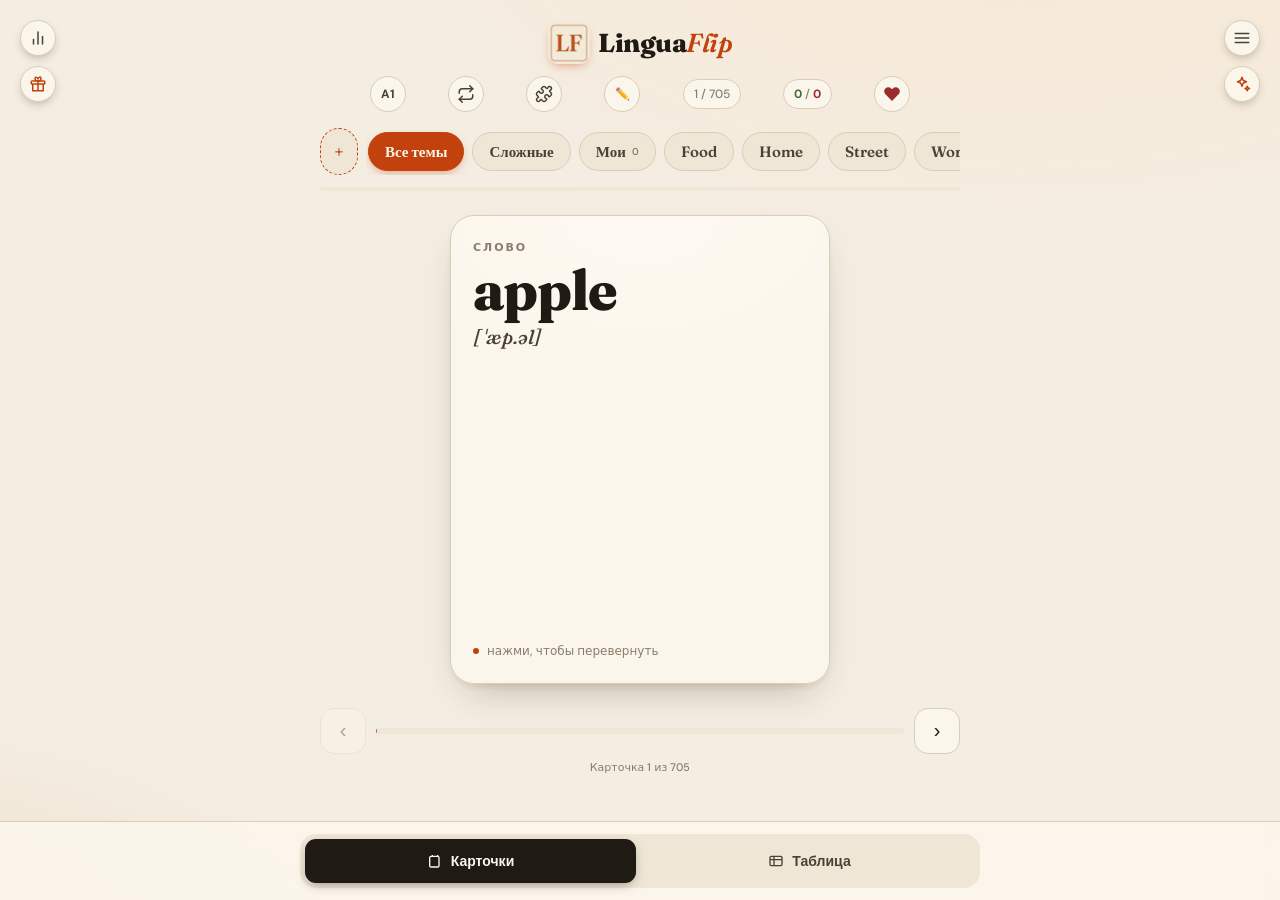
<file: index.html>
<!DOCTYPE html>
<html lang="ru">
<head>
<meta charset="UTF-8">
<meta name="viewport" content="width=device-width, initial-scale=1.0, maximum-scale=1.0, user-scalable=no">
<meta name="theme-color" content="#c2410c">
<link rel="manifest" href="manifest.webmanifest">
<link rel="icon" type="image/svg+xml" href="icon.svg">
<link rel="stylesheet" href="./styles.css">
<link rel="stylesheet" href="./effects.css">
<title>LinguaFlip</title>
<link rel="preconnect" href="https://fonts.googleapis.com">
<link rel="preconnect" href="https://fonts.gstatic.com" crossorigin>
<link href="https://fonts.googleapis.com/css2?family=Fraunces:opsz,wght@9..144,400;9..144,600;9..144,800&family=DM+Sans:wght@400;500;600;700&display=swap" rel="stylesheet">
<script>
  (function() {
    try {
      if (localStorage.getItem('theme') === 'dark') {
        document.documentElement.classList.add('dark');
      }
    } catch(e) {}
  })();
</script>
</head>
<body>

<!-- Космический фон -->
<div id="cosmos-bg" style="display:none;">
  <div id="stars"></div>
  <div class="shoot s1"></div>
  <div class="shoot s2"></div>
  <div class="planet planet-a"></div>
  <div class="planet planet-b"></div>
</div>

<!-- Лесной фон -->
<div id="forest-bg" style="display:none;">
  <div class="sunspot sp1"></div>
  <div class="sunspot sp2"></div>
  <div class="sunspot sp3"></div>
  <div id="leaves"></div>
  <svg class="treeline" viewBox="0 0 1200 200" preserveAspectRatio="xMidYMax slice" aria-hidden="true">
    <path fill="currentColor" d="M0 200 L0 150 L40 150 L70 60 L100 150 L120 150 L145 95 L170 150 L200 150 L240 40 L280 150 L305 150 L330 100 L355 150 L390 150 L425 70 L460 150 L490 150 L515 110 L540 150 L575 150 L615 30 L655 150 L685 150 L710 95 L735 150 L770 150 L800 60 L830 150 L860 150 L890 105 L920 150 L955 150 L990 45 L1025 150 L1055 150 L1080 100 L1105 150 L1140 150 L1170 70 L1200 150 L1200 200 Z"/>
  </svg>
</div>

<!-- Океанский фон -->
<div id="ocean-bg" style="display:none;">
  <div class="ray r1"></div>
  <div class="ray r2"></div>
  <div class="ray r3"></div>
  <div id="bubbles"></div>
  
  <svg class="drift d1" viewBox="0 0 48 24" aria-hidden="true">
    <path d="M8 12c4-6 10-8.5 16-8.5S36 6 41 12c-5 6-11 8.5-17 8.5S12 18 8 12z" fill="currentColor"/>
    <path d="M8 12 1.5 5.5v13z" fill="currentColor"/>
    <circle cx="33" cy="9.5" r="1.6" fill="var(--bg)"/>
  </svg>
  <svg class="drift d2" viewBox="0 0 48 24" aria-hidden="true">
    <path d="M8 12c4-6 10-8.5 16-8.5S36 6 41 12c-5 6-11 8.5-17 8.5S12 18 8 12z" fill="currentColor"/>
    <path d="M8 12 1.5 5.5v13z" fill="currentColor"/>
    <circle cx="33" cy="9.5" r="1.6" fill="var(--bg)"/>
  </svg>

  <svg class="seabed" viewBox="0 0 900 160" preserveAspectRatio="none" aria-hidden="true">
    <path fill="currentColor" d="M0 160 L0 128 Q90 106 180 124 T360 120 T540 130 T720 116 T900 126 L900 160 Z"/>
    <g stroke="currentColor" stroke-width="5" stroke-linecap="round" fill="none" opacity=".55">
      <path d="M95 128 q10 -26 -4 -48 q-11 -20 3 -42"/>
      <path d="M118 130 q-9 -22 3 -40 q10 -17 -2 -36"/>
      <path d="M760 122 q10 -24 -3 -44 q-10 -18 3 -38"/>
      <path d="M785 124 q-8 -20 3 -38 q9 -15 -2 -32"/>
    </g>
  </svg>
</div>

<header>
  <button class="icon-btn menu-fab" id="menu-btn" aria-label="Меню и настройки">
    <svg width="18" height="18" viewBox="0 0 24 24" fill="none" stroke="currentColor" stroke-width="2" stroke-linecap="round" stroke-linejoin="round"><line x1="3" y1="12" x2="21" y2="12"></line><line x1="3" y1="6" x2="21" y2="6"></line><line x1="3" y1="18" x2="21" y2="18"></line></svg>
  </button>
  <button class="icon-btn stats-fab" id="stats-fab" aria-label="Статистика" title="Статистика">
    <svg width="18" height="18" viewBox="0 0 24 24" fill="none" stroke="currentColor" stroke-width="2" stroke-linecap="round"><line x1="18" y1="20" x2="18" y2="10"/><line x1="12" y1="20" x2="12" y2="4"/><line x1="6" y1="20" x2="6" y2="14"/></svg>
  </button>
  <button class="icon-btn gift-fab" id="gift-fab" aria-label="Подарочный код" title="Подарочный код">
    <svg width="18" height="18" viewBox="0 0 24 24" fill="none" stroke="currentColor" stroke-width="2"><rect x="3" y="8" width="18" height="4" rx="1"/><path d="M12 8v13M5 12v9h14v-9M12 8c-2 0-4-1-4-3s2-3 4 0c2-3 4-3 4 0s-2 3-4 3"/></svg>
  </button>
  <button class="icon-btn ai-fab" id="ai-fab" aria-label="Генератор карточек" title="Генератор карточек">
    <svg width="18" height="18" viewBox="0 0 24 24" fill="none" stroke="currentColor" stroke-width="2" stroke-linecap="round" stroke-linejoin="round"><path d="M12 3l1.7 4.3L18 9l-4.3 1.7L12 15l-1.7-4.3L6 9l4.3-1.7z"/><path d="M19 15l.9 2.1 2.1.9-2.1.9L19 21l-.9-2.1-2.1-.9 2.1-.9z"/></svg>
  </button>
  <div class="brand">
    <div class="logo">
      <div class="logo-orbit"></div>
      <img src="icon-192.png" alt="LinguaFlip" class="brand-logo">
    </div>
    <h1>Lingua<em>Flip</em></h1>
  </div>
  <div class="header-actions">
    <button class="icon-btn level-btn" id="level-btn" aria-label="Уровень сложности">A1</button>
    <button class="icon-btn" id="reverse-toggle" aria-label="Сменить направление">
      <svg width="18" height="18" viewBox="0 0 24 24" fill="none" stroke="currentColor" stroke-width="2" stroke-linecap="round" stroke-linejoin="round"><polyline points="17 1 21 5 17 9"></polyline><path d="M3 11V9a4 4 0 0 1 4-4h14"></path><polyline points="7 23 3 19 7 15"></polyline><path d="M21 13v2a4 4 0 0 1-4 4H3"></path></svg>
    </button>
    <button class="icon-btn" id="constructor-toggle" aria-label="Конструктор фраз">
      <svg width="18" height="18" viewBox="0 0 24 24" fill="none" stroke="currentColor" stroke-width="2" stroke-linecap="round" stroke-linejoin="round"><path d="M19.439 7.85c-.049.322.059.648.289.878l1.568 1.568c.47.47.706 1.087.706 1.704s-.235 1.233-.706 1.704l-1.611 1.611a.98.98 0 0 1-.837.276c-.47-.07-.802-.48-.968-.925a2.501 2.501 0 1 0-3.214 3.214c.446.166.855.498.925.968a.98.98 0 0 1-.276.837l-1.61 1.61a2.404 2.404 0 0 1-1.705.707 2.402 2.402 0 0 1-1.704-.706l-1.568-1.568a1.026 1.026 0 0 0-.877-.29c-.493.074-.84.504-1.02.968a2.5 2.5 0 1 1-3.237-3.237c.464-.18.894-.527.967-1.02a1.026 1.026 0 0 0-.289-.877l-1.568-1.568A2.402 2.402 0 0 1 1.998 12c0-.617.236-1.234.706-1.704L4.23 8.77c.24-.24.581-.353.917-.303.515.077.877.528 1.073 1.01a2.5 2.5 0 1 0 3.259-3.259c-.482-.196-.933-.558-1.01-1.073-.05-.336.062-.676.303-.917l1.525-1.525A2.402 2.402 0 0 1 12 1.998c.617 0 1.234.236 1.704.706l1.568 1.568c.23.23.556.338.877.29.493-.074.84-.504 1.02-.968a2.5 2.5 0 1 1 3.237 3.237c-.464.18-.894.527-.967 1.02Z"></path></svg>
    </button>
    <button class="icon-btn level-btn" id="cloze-toggle" title="Cloze: вставь пропущенное слово">✏️</button>
    <span class="counter" id="counter">1 / 10</span>
    <span class="stats" id="stats-badge"><span class="ok">0</span> / <span class="err">0</span></span>
    <button class="icon-btn" id="donate-btn" aria-label="Поддержать проект">
    <svg width="18" height="18" viewBox="0 0 24 24" fill="currentColor"><path d="M20.84 4.61a5.5 5.5 0 0 0-7.78 0L12 5.67l-1.06-1.06a5.5 5.5 0 0 0-7.78 7.78l1.06 1.06L12 21.23l7.78-7.78 1.06-1.06a5.5 5.5 0 0 0 0-7.78z"></path></svg>
    </button>
  </div>
  <input type="file" id="file-input" accept=".json" style="display:none">
</header>

<main>
  <!-- FLASHCARDS VIEW -->
  <section class="view active" id="view-cards">
    <div class="chips-wrap">
      <button class="chip add-chip" id="add-chip" aria-label="Добавить слово" title="Добавить слово">+</button>
      <div class="chips-row">
        <div class="chips-container" id="topic-chips"></div>
      </div>
    </div>

    <div class="topic-progress-bar">
      <div class="topic-progress-fill" id="topic-progress-fill"></div>
    </div>
    
    <div class="stage">
      <div class="card" id="card">
        <div class="face front">
          <div>
            <div class="card-tag" id="front-tag">Слово</div>
            <div class="word" id="card-word">—</div>
            <div class="transcription" id="card-trans">—</div>
            
            <input type="text" id="practice-input" class="practice-input" placeholder="Введи слово..." style="display:none;">
            
            <div id="constructor-ui" style="display:none;">
              <div class="grammar-hint">
                <span class="gh-subj">Subject</span> + <span class="gh-verb">Verb</span> + <span class="gh-obj">Object</span>
              </div>
              <div class="constructor-answer" id="constructor-answer"></div>
              <div class="constructor-chips" id="constructor-chips"></div>
            </div>
          </div>
          
          <button class="action-btn practice-btn" id="practice-btn" style="display:none;">Проверить</button>
          <button class="action-btn practice-btn" id="constructor-check-btn" style="display:none;">Проверить фразу</button>
          <div class="hint" id="card-hint"><span class="dot"></span> нажми, чтобы перевернуть</div>

          <button class="card-edit-btn" id="card-edit-btn" aria-label="Редактировать слово">✎</button>
        </div>
        <div class="face back">
          <div>
            <div class="card-tag" id="back-tag">Перевод</div>
            <div class="translation" id="card-translation">—</div>
            <div class="transcription" id="card-trans-back" style="display:none; margin-top: 4px;">—</div>
          </div>
          <div class="example-block">
            <div class="example-en" id="card-example">—</div>
            <div class="example-ru" id="card-example-ru">—</div>
          </div>
          
          <div class="card-actions binary-actions" id="binary-actions">
            <button class="action-btn dont-know-btn" id="dont-know-btn">Не знаю</button>
            <button class="action-btn know-btn" id="know-btn">Знаю</button>
          </div>
          
          <div class="card-actions srs-actions" id="srs-actions" style="display: none;">
            <button class="srs-btn srs-again" data-grade="1">Снова</button>
            <button class="srs-btn srs-hard" data-grade="2">Трудно</button>
            <button class="srs-btn srs-good" data-grade="3">Хорошо</button>
            <button class="srs-btn srs-easy" data-grade="4">Легко</button>
          </div>
        </div>
      </div>
    </div>
    <div class="card-nav">
      <button class="nav-btn" id="prev-btn" aria-label="Назад">‹</button>
      <div class="progress"><div class="progress-bar" id="progress-bar"></div></div>
      <button class="nav-btn" id="next-btn" aria-label="Вперёд">›</button>
    </div>
    <div class="progress-label" id="progress-label">Карточка 1 из 10</div>
  </section>

  <!-- TABLE VIEW -->
  <section class="view" id="view-table">
    <div class="table-wrap" id="table-wrap">
      <div class="table-head">
        <div class="table-type-row">
          <label for="table-type">Тип</label>
          <select id="table-type">
            <option value="verbs">Глаголы</option>
            <option value="pronouns" disabled>Местоимения</option>
            <option value="adjectives" disabled>Прилагательные</option>
            <option value="numerals" disabled>Числительные</option>
          </select>
        </div>
        <div class="chips-row" style="margin: 0;">
          <div class="chips-container" id="verb-chips"></div>
        </div>
        <div class="modes">
          <button class="mode-btn active" data-mode="view">Смотреть</button>
          <button class="mode-btn" data-mode="self">Самопроверка</button>
          <button class="mode-btn" data-mode="input">Ввод</button>
        </div>
      </div>

      <div class="input-panel" id="input-panel" style="display:none;">
        <div class="input-coord">
          <small>Введите форму</small>
          <span id="input-coord-text">—</span>
        </div>
        <div class="input-row">
          <input type="text" id="answer-input" placeholder="форма глагола…" autocomplete="off" autocapitalize="off" spellcheck="false">
        </div>
        <button class="check-btn" id="check-btn">Проверить</button>
        <div class="feedback" id="feedback"></div>
        <button class="skip-btn" id="skip-btn">пропустить →</button>
      </div>

      <div class="table-scroll">
        <table class="verbs mode-view" id="verbs-table"></table>
      </div>
      <div class="table-hint" id="table-hint">Нажми на ячейку, чтобы услышать произношение</div>
    </div>
  </section>
</main>

<nav class="bottom-nav">
  <div class="bottom-nav-inner">
    <button class="nav-tab active" data-view="cards">
      <svg class="icon" viewBox="0 0 24 24" fill="none" stroke="currentColor" stroke-width="2"><rect x="4" y="5" width="14" height="16" rx="2"/><path d="M8 3v2M16 3v2"/></svg>
      Карточки
    </button>
    <button class="nav-tab" data-view="table">
      <svg class="icon" viewBox="0 0 24 24" fill="none" stroke="currentColor" stroke-width="2"><rect x="3" y="5" width="18" height="14" rx="2"/><path d="M3 10h18M9 5v14"/></svg>
      Таблица
    </button>
  </div>
</nav>

<div class="toast" id="toast"></div>

<!-- Модалка Доната -->
<div class="modal-overlay" id="donate-modal">
  <div class="modal-card">
    <div class="modal-header">
      <h2>Поддержите проект</h2>
      <button class="modal-close-btn" id="donate-modal-close" aria-label="Закрыть">✕</button>
    </div>
    <div class="modal-body">
      <p>🤑 Бабки в шапку, бабки в шапку — гони монету!</p>
      <p>Сделаем счастливей всех бездомных поросят планеты.<br>
      Бабки в шапку, бабки в шапку — внеси свой вклад<br>
      В дело спасения бездомных поросят! 🐷✨</p>
      <p class="modal-subtext" id="donate-subtext"></p>
    </div>
    <button class="check-btn" id="donate-link-btn">Сделать перевод</button>
  </div>
</div>

<!-- Модалка Статистики и Настроек -->
<div class="modal-overlay" id="stats-modal">
  <div class="modal-card stats-card">
    
    <div class="modal-header">
      <h2>Статистика</h2>
      <button class="modal-close-btn" id="stats-modal-close" aria-label="Закрыть">✕</button>
    </div>
    <div class="modal-body">
      <div class="stats-grid">
        <div class="stat-item">
          <div class="stat-num" id="stat-known">0</div>
          <div class="stat-label">Выучено слов</div>
        </div>
        <div class="stat-item">
          <div class="stat-num" id="stat-today">0</div>
          <div class="stat-label">За сегодня</div>
        </div>
      </div>

      <div class="heatmap-wrap">
        <div id="heatmap-title" class="table-hint" style="margin: 4px 0 8px;"></div>
        <div id="heatmap" class="heatmap"></div>
      </div>
      <div class="stats-section"> </div>
    </div>
  </div>
</div>

<!-- ===== МОДАЛКА НАСТРОЕК ===== -->
<div class="modal-overlay" id="settings-modal">
  <div class="modal-card">
    <div class="modal-header">
      <h2>Настройки</h2>
      <button class="modal-close-btn" id="settings-modal-close">✕</button>
    </div>
    <div class="modal-body">
      <!-- СЮДА переносим из модалки статистики (вырезать-вставить): -->
      <div class="stats-section">
        <h3>Язык обучения</h3>
        <select id="lang-select" class="settings-select">
          <option value="en">English</option>
          <option value="es">Español</option>
          <!-- <option value="ja">日本語</option> -->
          <!-- <option value="ko">한국어</option> -->
          <!-- <option value="zh">中文</option> -->
        </select>
      
        <button class="settings-btn" id="theme-toggle-modal">
          <svg class="icon-moon" width="18" height="18" viewBox="0 0 24 24" fill="none" stroke="currentColor" stroke-width="2" stroke-linecap="round" stroke-linejoin="round"><path d="M21 12.79A9 9 0 1 1 11.21 3 7 7 0 0 0 21 12.79z"/></svg>

          <svg class="icon-sun" width="18" height="18" viewBox="0 0 24 24" fill="none" stroke="currentColor" stroke-width="2" stroke-linecap="round" stroke-linejoin="round"><circle cx="12" cy="12" r="5"/><path d="M12 1v2M12 21v2M4.22 4.22l1.42 1.42M18.36 18.36l1.42 1.42M1 12h2M21 12h2M4.22 19.78l1.42-1.42M18.36 5.64l1.42-1.42"/></svg>
          <span>Сменить тему</span>
        </button>
        <div class="stats-section">
          <h3>Анимация карточки</h3>
            <select id="animation-select" class="settings-select">
              <option value="none">По умолчанию</option>
            </select>

            <h3 style="margin-top: 16px;">Цветовая тема</h3>
            <select id="theme-select" class="settings-select">
              <option value="none">По умолчанию (Тёплая)</option>
            </select>
        </div>
        <h3 style="margin-top: 16px;">Другое</h3>
        <button class="settings-btn" id="save-btn-modal">
            <svg width="18" height="18" viewBox="0 0 24 24" fill="none" stroke="currentColor" stroke-width="2" stroke-linecap="round" stroke-linejoin="round"><path d="M21 15v4a2 2 0 0 1-2 2H5a2 2 0 0 1-2-2v-4"></path><polyline points="7 10 12 15 17 10"></polyline><line x1="12" y1="15" x2="12" y2="3"></line></svg>
            <span>Сохранить прогресс</span>
        </button>
        <button class="settings-btn" id="load-btn-modal">
            <svg width="18" height="18" viewBox="0 0 24 24" fill="none" stroke="currentColor" stroke-width="2" stroke-linecap="round" stroke-linejoin="round"><path d="M21 15v4a2 2 0 0 1-2 2H5a2 2 0 0 1-2-2v-4"></path><polyline points="17 8 12 3 7 8"></polyline><line x1="12" y1="3" x2="12" y2="15"></line></svg>
            <span>Восстановить прогресс</span>
        </button>
      </div>
    </div>
  </div>
</div>

<!-- Модалка Завершения темы -->
<div class="celebration-overlay" id="celebration-overlay">
  <div class="celebration-card">
    <div class="celebration-icon">🎉</div>
    <h2>Тема пройдена!</h2>
    <p>Вы отметили все слова в этой теме как изученные. Отличная работа!</p>
    <button class="check-btn" id="celebration-close">Продолжить</button>
  </div>
  <div class="confetti-container" id="confetti-container"></div>
</div>

<div class="celebration-overlay" id="celebration-overlay">
  <div class="celebration-card">
    <div class="celebration-icon">🎉</div>
    <h2>Тема пройдена!</h2>
    <p>Вы отметили все слова в этой теме как изученные. Отличная работа!</p>
    <button class="check-btn" id="celebration-close">Продолжить</button>
  </div>
  <div class="confetti-container" id="confetti-container"></div>
</div>

<div class="modal-overlay" id="donate-modal">
  <div class="modal-card">
    <div class="modal-header">
      <h2>Поддержите проект</h2>
      <button class="modal-close-btn" id="donate-modal-close" aria-label="Закрыть">✕</button>
    </div>
    <div class="modal-body">
      <p>🤑 Бабки в шапку, бабки в шапку — гони монету!</p>
      <p>Сделаем счастливей всех бездомных поросят планеты.<br>
      Бабки в шапку, бабки в шапку — внеси свой вклад<br>
      В дело спасения бездомных поросят! 🐷✨</p>
      <p class="modal-subtext" id="donate-subtext"></p>
    </div>
    <button class="check-btn" id="donate-link-btn">Сделать перевод</button>
  </div>
</div>

<!-- Модалка ввода кода -->
<div class="modal-overlay" id="gift-modal">
  <div class="modal-card">
    <div class="modal-header">
      <h2>Ввести код</h2>
      <button class="modal-close-btn" id="gift-modal-close" aria-label="Закрыть">✕</button>
    </div>
    <div class="modal-body">
      <p>Введите код поддержки, полученный на почту:</p>
      <input type="text" id="gift-code-input" class="practice-input" style="margin-top: 0; margin-bottom: 16px;" placeholder="Например, LF-TUMBLE-2024" autocomplete="off">
    </div>
    <button class="check-btn" id="gift-apply-btn">Активировать</button>
  </div>
</div>

<!-- ===== МОДАЛКА ДОБАВИТЬ СЛОВА ===== -->
<div class="modal-overlay" id="addword-modal">
  <div class="modal-card">
    <div class="modal-header">
      <h2 id="addword-title">Новое слово</h2>
      <button class="modal-close-btn" id="addword-close">✕</button>
    </div>
    <div class="modal-body">
      <select id="addword-lang" class="settings-select" aria-label="Колода"></select>
      <input type="text" id="addword-word" class="practice-input" placeholder="Слово (perro)" autocomplete="off" autocapitalize="none" spellcheck="false">
      <input type="text" id="addword-translation" class="practice-input" placeholder="Перевод (собака)" autocomplete="off">
      <input type="text" id="addword-transcription" class="practice-input" placeholder="Транскрипция — можно пусто" autocomplete="off">
      <input type="text" id="addword-example" class="practice-input" placeholder="Пример — можно пусто" autocomplete="off">
      <input type="text" id="addword-example-ru" class="practice-input" placeholder="Перевод примера — можно пусто" autocomplete="off">
      <button class="check-btn" id="addword-save">Добавить в «Мои»</button>
      <button class="danger-btn" id="addword-delete" style="display:none">Удалить это слово</button>
    </div>
  </div>
</div>

<!-- ===== МОДАЛКА ГЕНЕРАТОРА ИИ ===== -->
<div class="modal-overlay" id="ai-modal">
  <div class="modal-card">
    <div class="modal-header">
      <h2>Генератор карточек ✨</h2>
      <button class="modal-close-btn" id="ai-close">✕</button>
    </div>
    <div class="modal-body">
      <input type="text" id="ai-api-key" class="practice-input" placeholder="API-ключ Gemini (сохранится локально)" autocomplete="off" spellcheck="false">
      <textarea id="ai-words" rows="6" placeholder="Слова по одному в строке:&#10;perro&#10;gato&#10;casa" class="practice-input" style="resize:vertical"></textarea>
      <select id="ai-lang" class="settings-select" aria-label="Куда генерировать"></select>
      <select id="ai-topic" class="settings-select" aria-label="Тема">
        <option value="my">Мои слова</option>
        <option value="my-food">Моя тема: Еда</option>
        <option value="my-home">Моя тема: Дом</option>
        <option value="my-travel">Моя тема: Путешествия</option>
      </select>
      <button class="check-btn" id="ai-generate-btn">Сгенерировать</button>
      <div id="ai-status" class="ai-status"></div>
      <hr class="ai-sep">
      <button class="check-btn" id="ai-bank-btn">Пополнить банк фраз для конструктора</button>
      <div id="ai-bank-status" class="ai-status"></div>
    </div>
  </div>
</div>

<!-- Модалка подтверждения восстановления -->
<div class="modal-overlay" id="confirm-modal">
  <div class="modal-card">
    <div class="modal-header">
      <h2>Внимание</h2>
    </div>
    <div class="modal-body">
      <p id="confirm-modal-text">Восстановить прогресс из файла? Текущие данные будут заменены.</p>
    </div>
    <div style="display: flex; gap: 10px; margin-top: 16px;">
      <button class="check-btn" id="confirm-cancel-btn" style="background: var(--bg2); color: var(--ink); border: 1px solid var(--line);">Отмена</button>
      <button class="check-btn" id="confirm-ok-btn" style="background: var(--accent); color: #fff;">ОК</button>
    </div>
  </div>
</div>
<script src="./data_en.js"></script>
<script src="./data_es.js"></script>
<script src="./effects.js"></script>
<script src="./app.js"></script>
<script src="./ai.js"></script>
</body>
</html>
</file>
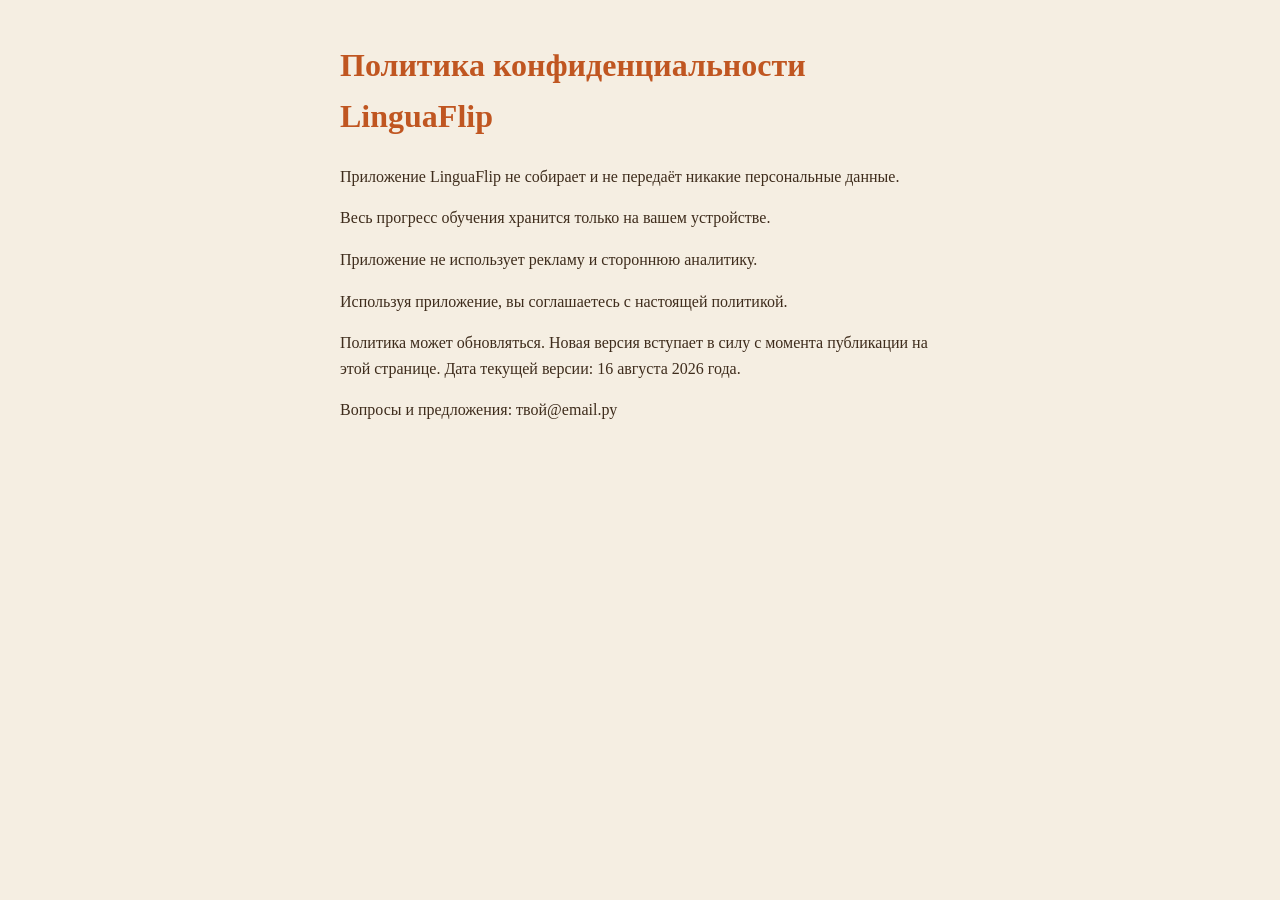
<file: privacy.html>
<!DOCTYPE html>
<html lang="ru">
<head>
<meta charset="UTF-8">
<meta name="viewport" content="width=device-width, initial-scale=1">
<title>LinguaFlip — политика конфиденциальности</title>
<style>
  body { font-family: Georgia, serif; background: #F5EEE2; color: #3E2C1C;
         max-width: 600px; margin: 40px auto; padding: 0 16px; line-height: 1.6; }
  h1 { color: #C05621; }
</style>
</head>
<body>
<h1>Политика конфиденциальности LinguaFlip</h1>
<p>Приложение LinguaFlip не собирает и не передаёт никакие персональные данные.</p>
<p>Весь прогресс обучения хранится только на вашем устройстве.</p>
<p>Приложение не использует рекламу и стороннюю аналитику.</p>
<p>Используя приложение, вы соглашаетесь с настоящей политикой.</p>
<p>Политика может обновляться. Новая версия вступает в силу с момента публикации на этой странице. Дата текущей версии: 16 августа 2026 года.</p>
<p>Вопросы и предложения: твой@email.ру</p>
</body>
</html>
</file>
<file: styles.css>
:root {
  --bg: #f4ede2;
  --bg2: #efe6d6;
  --paper: #fbf6ec;
  --ink: #1f1a14;
  --ink-soft: #4a4036;
  --muted: #8a7d6c;
  --line: #d9cdb6;
  --accent: #c2410c;
  --accent-light: #e57238;
  --accent-soft: #f3d9c4;
  --ok: #3f6b3a;
  --err: #9b2c2c;

  --body-gradient-1: #f7e8d4;
  --body-gradient-2: #ecddc6;
  --front-card-gradient: #fffaf1;
  --back-card-bg-1: #ede0c8;
  --back-card-bg-2: #e0d0b4;
  --back-card-text: #4a4036;
  --back-card-tag: #8a7d6c;
  --back-card-glow-1: rgba(194, 65, 12, .12);
  --back-card-glow-2: rgba(194, 65, 12, .06);
  
  --example-highlight: #c2410c;
  --example-ru: #6b5e4d;

  --input-bg-1: #fbf6ec;
  --input-bg-2: #efe6d6;
  --input-coord: #c2410c;
  --input-subtext: #8a7d6c;
  --input-field-bg: #f4ede2;
  --input-field-border: #d9cdb6;
  --input-field-bg-focus: #fffaf1;
  --input-placeholder: #8a7d6c;

  --bottom-nav-bg: rgba(251, 246, 236, .92);
  --bottom-nav-shadow: rgba(31, 26, 20, .5);
  --shadow-color-1: rgba(60, 40, 20, .35);
  --shadow-color-2: rgba(60, 40, 20, .15);
  --chip-active-shadow: rgba(194, 65, 12, .45);
  
  --shadow: 0 18px 40px -18px var(--shadow-color-1), 0 4px 10px -4px var(--shadow-color-2);
}

* { box-sizing: border-box; -webkit-tap-highlight-color: transparent; }
html, body { margin: 0; padding: 0; }
body {
  font-family: 'DM Sans', system-ui, sans-serif;
  color: var(--ink);
  background: radial-gradient(1200px 600px at 80% -10%, var(--body-gradient-1) 0%, transparent 60%),
              radial-gradient(900px 500px at -10% 110%, var(--body-gradient-2) 0%, transparent 55%),
              var(--bg);
  min-height: 100dvh;
  overflow-x: hidden;
  padding-bottom: 110px;
}

header { padding: 22px 20px 8px; display: flex; flex-wrap: wrap; gap: 12px; max-width: 680px; margin: 0 auto; }
.brand { display: flex; align-items: center; gap: 8px; width: 100%; justify-content: center; }
.brand .brand-logo { width: 32px; height: 32px; border-radius: 8px; box-shadow: 0 4px 10px -3px var(--chip-active-shadow); object-fit: cover; }
.brand h1 { font-family: 'Fraunces', serif; font-weight: 800; font-size: 26px; letter-spacing: -.5px; margin: 0; }
.brand h1 em { font-style: italic; color: var(--accent); font-weight: 600; }

.header-actions { display: flex; align-items: center; gap: 8px; width: 100%; justify-content: space-between; }
.counter, .stats { font-size: 12px; color: var(--muted); background: var(--paper); padding: 6px 10px; border-radius: 999px; border: 1px solid var(--line); font-weight: 500; white-space: nowrap; }
.stats .ok { color: var(--ok); font-weight: 700; }
.stats .err { color: var(--err); font-weight: 700; }

.icon-btn { width: 36px; height: 36px; border-radius: 50%; border: 1px solid var(--line); background: var(--paper); color: var(--ink-soft); cursor: pointer; font-size: 16px; display: grid; place-items: center; transition: all .2s ease; flex-shrink: 0; }
.icon-btn:active { transform: scale(.92); background: var(--accent-soft); }
.icon-btn svg { display: block; }
/* Цвета для специфичных кнопок */
#donate-btn { color: var(--err); }
#gift-btn { color: var(--accent); }
.level-btn { font-size: 12px; font-weight: 700; font-family: 'DM Sans', sans-serif; }
/* Активное состояние для кнопок-переключателей */
#constructor-toggle.active, #reverse-toggle.active { 
  background: var(--accent); 
  color: var(--paper); 
  border-color: var(--accent); 
}

main { max-width: 680px; margin: 0 auto; padding: 8px 20px 0; }

.chips-row { margin: 0 0 12px 0; padding: 2px 0; width: 100%; overflow-x: auto; overflow-y: hidden; -webkit-overflow-scrolling: touch; scrollbar-width: none; position: relative; scroll-behavior: smooth; }
.chips-row::-webkit-scrollbar { display: none; }
.chips-container { display: inline-flex; gap: 8px; padding: 2px; }
.chip { flex: 0 0 auto; padding: 9px 16px; border-radius: 999px; border: 1px solid var(--line); background: var(--bg2); color: var(--ink-soft); font-family: 'Fraunces', serif; font-weight: 600; font-size: 15px; cursor: pointer; transition: all .25s ease; white-space: nowrap; display: flex; align-items: center; gap: 6px; }
.chip small { font-size: 10px; opacity: .7; font-family: 'DM Sans'; font-weight: 500; text-transform: uppercase; letter-spacing: .05em; }
.chip.active { background: var(--accent); color: var(--paper); border-color: var(--accent); box-shadow: 0 4px 10px -3px var(--chip-active-shadow); }

.topic-progress-bar { width: 100%; height: 4px; background: var(--bg2); border-radius: 999px; overflow: hidden; margin-bottom: 16px; }
.topic-progress-fill { height: 100%; width: 0%; background: var(--accent); transition: width 0.4s ease; border-radius: 999px; }

.stage { position: relative; perspective: 1600px; min-height: 340px; display: grid; place-items: center; padding: 8px 0 16px; }
.card { width: 100%; aspect-ratio: 3/3.7; max-width: 380px; position: relative; transform-style: preserve-3d; transition: transform .7s cubic-bezier(.4,.2,.2,1); cursor: pointer; }
.card.flipped { transform: rotateY(180deg); }
.card.anim-3d-tumble { transition: transform 0.8s cubic-bezier(0.68, -0.55, 0.27, 1.55); }
.card.anim-3d-tumble.flipped { transform: rotateX(360deg) rotateY(180deg); }

.face { position: absolute; inset: 0; border-radius: 24px; -webkit-backface-visibility: hidden; backface-visibility: hidden; padding: 24px 22px; display: flex; flex-direction: column; box-shadow: var(--shadow); border: 1px solid var(--line); overflow: hidden; }
.face.front { background: radial-gradient(120% 60% at 50% 0%, var(--front-card-gradient) 0%, var(--paper) 60%); justify-content: space-between; }
.face.back { background: radial-gradient(120% 60% at 50% 0%, var(--back-card-bg-1) 0%, var(--back-card-bg-2) 70%); color: var(--back-card-text); transform: rotateY(180deg); border-color: var(--line); }
.face.back::before { content: ""; position: absolute; inset: 0; background: radial-gradient(140% 80% at 100% 0%, var(--back-card-glow-1) 0%, transparent 50%), radial-gradient(120% 60% at 0% 100%, var(--back-card-glow-2) 0%, transparent 50%); pointer-events: none; }
.card-tag { font-size: 11px; letter-spacing: .18em; text-transform: uppercase; color: var(--muted); font-weight: 600; }
.back .card-tag { color: var(--back-card-tag); }

.word { font-family: 'Fraunces', serif; font-weight: 800; font-size: clamp(38px, 11vw, 56px); line-height: 1; letter-spacing: -1px; margin: 8px 0 6px; }
.transcription { font-family: 'Fraunces', serif; font-style: italic; font-size: 20px; color: var(--ink-soft); font-weight: 500; }

.practice-input { width: 100%; padding: 12px; border-radius: 10px; border: 1px solid var(--line); background: var(--paper); color: var(--ink); font-family: 'Fraunces', serif; font-size: 18px; margin-top: 12px; outline: none; transition: all 0.2s ease; }
#practice-input { margin-top: auto; }
.practice-input:focus { border-color: var(--accent); }
.practice-input.correct { border-color: var(--ok); background: rgba(63, 107, 58, 0.1); }
.practice-input.almost { border-color: #b45309; background: rgba(180, 83, 9, .12); }
.action-btn.practice-btn { 
  flex: 0 0 auto; /* Перебиваем flex: 1 от базового класса */
  width: 100%;
  background: var(--accent); 
  color: #fff; 
  margin-bottom: 10px; 
  border: none;
  padding: 14px 20px; /* Фиксированная высота под большой палец */
  font-family: 'DM Sans', sans-serif;
  font-size: 16px;
  font-weight: 700;
  border-radius: 12px;
  cursor: pointer;
  transition: transform .15s ease;
  box-shadow: 0 4px 10px -4px rgba(0,0,0,.3);
}
.action-btn.practice-btn:active { 
  transform: scale(.97); 
  background: var(--accent-light); 
}

.grammar-hint { font-size: 13px; font-weight: 600; background: var(--bg2); padding: 8px 12px; border-radius: 8px; margin-top: 12px; margin-bottom: 12px; color: var(--muted); }
/* Грамматическая плашка */
.gh-subj { color: var(--accent); font-weight: 700; }
.gh-verb { color: var(--ok); font-weight: 700; }
.gh-obj { color: #2b6cb0; font-weight: 700; } /* Синий для остальных слов */

.constructor-answer { 
  min-height: 48px; 
  display: flex; 
  flex-wrap: wrap; 
  gap: 6px; 
  padding: 8px; 
  border: 1px dashed var(--line); 
  border-radius: 10px; 
  margin-bottom: 12px; 
  justify-content: center; /* Центрируем чипы в поле ответа */
  align-items: center;
} 
.constructor-answer.correct { border-color: var(--ok); background: rgba(63, 107, 58, 0.1); border-style: solid; }
.constructor-answer.incorrect { border-color: var(--err); background: rgba(155, 44, 44, 0.1); border-style: solid; }
.constructor-chips { 
  display: flex; 
  flex-wrap: wrap; 
  gap: 8px; 
  justify-content: center; /* Центрируем чипы в пуле слов */
}
.c-chip { padding: 8px 14px; border-radius: 999px; background: var(--paper); border: 1px solid var(--line); color: var(--ink); cursor: pointer; font-weight: 600; font-size: 15px; transition: transform 0.1s ease; }
.c-chip:active { transform: scale(0.95); }
.c-chip.used { opacity: 0.3; pointer-events: none; }
/* Цвета чипов (рамки и легкий фон) */
.c-chip.pos-subj { border-color: var(--accent); color: var(--accent); background: rgba(194, 65, 12, 0.05); }
.c-chip.pos-verb { border-color: var(--ok); color: var(--ok); background: rgba(63, 107, 58, 0.05); }
.c-chip.pos-obj { border-color: #2b6cb0; color: #2b6cb0; background: rgba(43, 108, 176, 0.05); }

.hint { margin-top: auto; font-size: 12px; color: var(--muted); display: flex; align-items: center; gap: 8px; font-weight: 500; }
.hint .dot { width: 6px; height: 6px; border-radius: 50%; background: var(--accent); animation: pulse 1.6s ease-in-out infinite; }
/* Знаю / Не знаю — прижаты к низу карточки */

@keyframes pulse { 0%,100%{opacity:.3; transform:scale(.8);} 50%{opacity:1; transform:scale(1.2);} }
.back .translation { font-family: 'Fraunces', serif; font-weight: 600; font-size: 32px; line-height: 1.1; margin: 6px 0 14px; color: var(--back-card-text); }
.example-block { border-top: 1px solid rgba(0,0,0,.1); padding-top: 14px; margin-top: auto; position: relative; }
.example-en { font-size: 17px; line-height: 1.4; color: var(--back-card-text); font-weight: 500; font-style: italic; cursor: pointer; }
.example-en b { color: var(--example-highlight); font-style: normal; font-weight: 700; }
.example-ru { font-size: 15px; line-height: 1.4; color: var(--example-ru); margin-top: 6px; }
/* Оборот: нет примера → кнопки сами прижимаются к низу */
.face.back:has(#card-example:empty) .card-actions { margin-top: auto; }
.card-actions { display: flex; gap: 10px; margin-top: 14px; z-index: 2; }
.action-btn { flex: 1; padding: 12px; border: none; border-radius: 12px; font-size: 16px; font-weight: 700; cursor: pointer; transition: transform .15s ease; color: #fff; font-family: 'DM Sans', sans-serif; box-shadow: 0 4px 10px -4px rgba(0,0,0,.3); }
.action-btn:active { transform: scale(.97); }
.dont-know-btn { background: var(--err); }
.know-btn { background: var(--ok); }

.srs-actions { gap: 6px; }
.srs-btn { flex: 1; padding: 10px 4px; font-size: 12px; border: none; border-radius: 8px; color: #fff; cursor: pointer; font-weight: 600; font-family: 'DM Sans', sans-serif; transition: transform .15s ease; }
.srs-btn:active { transform: scale(.95); }
.srs-again { background: var(--err); }
.srs-hard { background: var(--accent); }
.srs-good { background: var(--ok); }
.srs-easy { background: #2b6cb0; }

.card-nav { display: flex; align-items: center; justify-content: space-between; gap: 10px; margin-top: 8px; }
.nav-btn { flex: 0 0 auto; width: 46px; height: 46px; border-radius: 14px; background: var(--paper); border: 1px solid var(--line); color: var(--ink); font-size: 20px; display: grid; place-items: center; cursor: pointer; transition: all .2s ease; }
.nav-btn:active { transform: scale(.92); background: var(--accent-soft); }
.nav-btn:disabled { opacity: .35; cursor: not-allowed; }
.progress { flex: 1; height: 6px; background: var(--bg2); border-radius: 999px; overflow: hidden; }
.progress-bar { height: 100%; background: linear-gradient(90deg, var(--accent), var(--accent-light)); width: 0%; transition: width .35s ease; border-radius: 999px; }
.progress-label { font-size: 11px; color: var(--muted); text-align: center; margin-top: 6px; font-weight: 500; }

.table-wrap { background: var(--paper); border: 1px solid var(--line); border-radius: 18px; padding: 14px; box-shadow: var(--shadow); }
.table-head { display: flex; flex-direction: column; gap: 12px; margin-bottom: 12px; }
.table-type-row { display: flex; align-items: center; gap: 10px; }
.table-type-row label { font-size: 12px; color: var(--muted); font-weight: 600; letter-spacing: .05em; text-transform: uppercase; }
.table-type-row select { flex: 1; appearance: none; -webkit-appearance: none; background: var(--bg2) url("data:image/svg+xml;utf8,<svg xmlns='http://www.w3.org/2000/svg' width='12' height='12' viewBox='0 0 12 12'><path d='M2 4l4 4 4-4' stroke='%231f1a14' stroke-width='1.5' fill='none' stroke-linecap='round'/></svg>") no-repeat right 12px center; border: 1px solid var(--line); color: var(--ink); padding: 10px 32px 10px 12px; border-radius: 10px; font-family: 'Fraunces', serif; font-weight: 600; font-size: 16px; cursor: pointer; }
.table-type-row select option[disabled] { color: #aaa; }
.modes { display: grid; grid-template-columns: repeat(3,1fr); gap: 6px; background: var(--bg2); padding: 4px; border-radius: 12px; }
.mode-btn { border: none; background: transparent; padding: 9px 6px; border-radius: 9px; font-family: 'DM Sans', sans-serif; font-size: 12px; font-weight: 600; color: var(--ink-soft); cursor: pointer; transition: all .25s ease; }
.mode-btn.active { background: var(--paper); color: var(--accent); box-shadow: 0 2px 6px -2px var(--shadow-color-2); }
.table-scroll { overflow-x: auto; -webkit-overflow-scrolling: touch; }
table.verbs { border-collapse: separate; border-spacing: 0; width: 100%; min-width: 560px; font-size: 13px; }
table.verbs th, table.verbs td { border-bottom: 1px solid var(--line); border-right: 1px solid var(--line); padding: 0; text-align: center; vertical-align: middle; }
table.verbs th:last-child, table.verbs td:last-child { border-right: none; }
table.verbs thead th { background: var(--bg2); color: var(--ink-soft); font-weight: 600; font-size: 11px; letter-spacing: .04em; padding: 10px 6px; position: sticky; top: 0; z-index: 3; }
table.verbs tbody th { background: var(--bg2); color: var(--ink-soft); font-weight: 600; padding: 12px 8px; font-size: 13px; text-align: left; position: sticky; left: 0; z-index: 2;
background: var(--bg2);      /* фон уже был, страхуемся */
min-width: 88px;             /* чтобы «Él/Ella» не сжималось */
white-space: nowrap;}
table.verbs thead th:first-child { left: 0; z-index: 4; }
table.verbs td { height: 54px; min-width: 90px; font-family: 'Fraunces', serif; font-weight: 600; font-size: 14px; color: var(--ink); }
.cell { width: 100%; height: 100%; display: flex; align-items: center; justify-content: center; padding: 6px 4px; cursor: pointer; transition: background .15s ease; position: relative; }
.mode-view .cell:hover { background: var(--accent-soft); }
.mode-self .cell .text { visibility: hidden; }
.mode-self .cell.revealed .text { visibility: visible; }
.mode-self .cell.revealed { background: var(--accent-soft); }
.mode-self .cell:not(.revealed)::after { content: "•••"; color: var(--muted); font-family: 'DM Sans'; font-weight: 700; letter-spacing: 2px; }
.mode-self .cell.revealed::after { content: none; }
.mode-self .cell:not(.revealed):hover { background: var(--bg2); }

.input-panel { background: linear-gradient(135deg, var(--input-bg-1), var(--input-bg-2)); color: var(--back-card-text); border-radius: 14px; padding: 16px 18px; margin-bottom: 12px; display: flex; flex-direction: column; gap: 10px; }
.input-coord { font-family: 'Fraunces', serif; font-size: 18px; font-weight: 600; color: var(--input-coord); }
.input-coord small { display: block; color: var(--input-subtext); font-size: 11px; font-family: 'DM Sans'; font-weight: 500; text-transform: uppercase; letter-spacing: .1em; margin-bottom: 4px; }
.input-row { display: flex; gap: 8px; }
.input-row input { flex: 1; background: var(--input-field-bg); border: 1px solid var(--input-field-border); color: var(--ink); padding: 11px 14px; border-radius: 10px; font-family: 'Fraunces', serif; font-size: 16px; font-weight: 600; outline: none; }
.input-row input:focus { border-color: var(--input-coord); background: var(--input-field-bg-focus); }
.input-row input::placeholder { color: var(--input-placeholder); }
.check-btn { width: 100%; padding: 12px; border: 1px solid var(--line); background: var(--paper); color: var(--ink); border-radius: 10px; font-family: 'DM Sans', sans-serif; font-size: 15px; font-weight: 600; cursor: pointer; transition: all .2s ease; margin-top: 8px; }
.check-btn:active { transform: scale(.98); background: var(--accent-soft); border-color: var(--accent); }
.feedback { font-size: 13px; font-weight: 600; min-height: 18px; transition: opacity .2s ease; }
.feedback.ok { color: #3f6b3a; } .feedback.err { color: #9b2c2c; }
.skip-btn { background: transparent; border: none; color: var(--input-subtext); font-size: 12px; cursor: pointer; text-decoration: underline; align-self: flex-start; padding: 0; }
.mode-input table.verbs td { cursor: default; }
.table-hint { font-size: 11px; color: var(--muted); margin-top: 10px; text-align: center; }

.bottom-nav { position: fixed; bottom: 0; left: 0; right: 0; background: var(--bottom-nav-bg); backdrop-filter: blur(12px); -webkit-backdrop-filter: blur(12px); border-top: 1px solid var(--line); padding: 12px 20px calc(12px + env(safe-area-inset-bottom)); z-index: 50; }
.bottom-nav-inner { max-width: 680px; margin: 0 auto; display: grid; grid-template-columns: 1fr 1fr; gap: 8px; background: var(--bg2); padding: 5px; border-radius: 16px; }
.nav-tab { border: none; background: transparent; padding: 13px 10px; border-radius: 11px; font-family: 'DM Sans', sans-serif; font-size: 14px; font-weight: 600; color: var(--ink-soft); cursor: pointer; transition: all .25s ease; display: flex; align-items: center; justify-content: center; gap: 8px; }
.nav-tab .icon { width: 16px; height: 16px; display: inline-block; }
.nav-tab.active { background: var(--ink); color: var(--paper); box-shadow: 0 4px 12px -4px var(--bottom-nav-shadow); }

.view { display: none; animation: fadeIn .35s ease; } .view.active { display: block; }
@keyframes fadeIn { from{opacity:0; transform:translateY(8px);} to{opacity:1; transform:translateY(0);} }

.toast { position: fixed; left: 50%; bottom: 130px; transform: translateX(-50%) translateY(20px); background: var(--ink); color: var(--paper); padding: 10px 18px; border-radius: 999px; font-size: 13px; font-weight: 500; opacity: 0; pointer-events: none; transition: all .3s ease; z-index: 100; box-shadow: 0 8px 20px -8px rgba(0,0,0,.4); }
.toast.show { opacity: 1; transform: translateX(-50%) translateY(0); }

@media (max-width: 380px) {
  .word { font-size: 36px; }
  .face { padding: 20px 18px; }
  .action-btn { padding: 10px; font-size: 15px; }
  .header-actions { gap: 6px; }
  .counter, .stats { padding: 5px 8px; font-size: 11px; }
}

html.dark {
  --bg: #14110d;
  --bg2: #1c1610;
  --paper: #221b14;
  --ink: #f4ede2;
  --ink-soft: #d4c4ad;
  --muted: #8a7d6c;
  --line: #3d3225;
  --accent: #e57238;
  --accent-light: #ff8a4c;
  --accent-soft: #3d2818;
  
  --body-gradient-1: #2a2118;
  --body-gradient-2: #14110d;
  --front-card-gradient: #2e251c;
  
  --bottom-nav-bg: rgba(20, 17, 13, .92);
  --bottom-nav-shadow: rgba(0, 0, 0, .5);
  --shadow-color-1: rgba(0, 0, 0, .6);
  --shadow-color-2: rgba(0, 0, 0, .4);
  --chip-active-shadow: rgba(229, 114, 56, .45);

  --back-card-bg-1: #1a140f;
  --back-card-bg-2: #100c08;
  --back-card-text: #f4ede2; 
  --back-card-tag: #d4c4ad;
  --example-highlight: #ff8a4c;
  --example-ru: #a89578;

  --input-bg-1: #2a2118;
  --input-bg-2: #1c1610;
  --input-coord: #ffb27a;
  --input-subtext: #a89578;
  --input-field-bg: rgba(255, 255, 255, .08);
  --input-field-border: rgba(255, 255, 255, .15);
  --input-field-bg-focus: rgba(255, 255, 255, .12);
  --input-placeholder: #7a6a55;
}

html.dark .input-row input { color: var(--back-card-text); }
html.dark .input-row input::placeholder { color: #7a6a55; }

#theme-toggle .icon-sun { display: none; }
#theme-toggle .icon-moon { display: block; }
html.dark #theme-toggle .icon-sun { display: block; }
html.dark #theme-toggle .icon-moon { display: none; }

/* ===== DONATE MODAL ===== */
.modal-overlay {
  position: fixed; inset: 0; 
  background: rgba(0,0,0,0.6); 
  display: none; 
  align-items: center; justify-content: center; 
  z-index: 200; 
  backdrop-filter: blur(4px);
  -webkit-backdrop-filter: blur(4px);
}
.modal-overlay.show { display: flex; }
.modal-card {
  background: var(--paper); 
  padding: 24px; 
  border-radius: 24px;
  text-align: center; 
  max-width: 340px; 
  width: 90%;
  box-shadow: var(--shadow);
  animation: popIn 0.4s cubic-bezier(0.68, -0.55, 0.27, 1.55);
  max-height: 86dvh;             /* никогда не выше 86% экрана */
  overflow-y: auto;              /* внутренности скроллятся, крестик доступен */
  -webkit-overflow-scrolling: touch;
}
.modal-header {
  position: relative;
  display: flex;
  justify-content: center;
  align-items: center;
  margin-bottom: 16px;
}
.modal-header h2 { 
  font-family: 'Fraunces', serif; 
  margin: 0; 
  color: var(--ink); 
  font-size: 22px; 
  text-align: center;
}
.modal-close-btn {
  position: absolute;
  right: 0;
  top: 50%;
  transform: translateY(-50%);
  background: var(--bg2); 
  border: none; 
  width: 30px; height: 30px;
  border-radius: 50%; 
  cursor: pointer; 
  font-size: 14px; 
  color: var(--muted);
  display: grid; 
  place-items: center; 
  transition: all .2s ease;
}
.modal-close-btn:active { transform: scale(.9); background: var(--accent-soft); }
.modal-body p { font-size: 14px; color: var(--ink-soft); margin: 0 0 12px 0; line-height: 1.5; }
.modal-subtext { font-size: 13px; color: var(--muted); font-style: italic; margin-top: 16px; }
.modal-card .check-btn { margin-top: 16px; }

/* ===== CELEBRATION & CONFETTI ===== */
.celebration-overlay {
  position: fixed; inset: 0; 
  background: rgba(0,0,0,0.6); 
  display: none; 
  align-items: center; justify-content: center; 
  z-index: 200; 
  backdrop-filter: blur(4px);
  -webkit-backdrop-filter: blur(4px);
}
.celebration-overlay.show { display: flex; }
.celebration-card {
  background: var(--paper); 
  padding: 32px 24px; 
  border-radius: 24px;
  text-align: center; 
  max-width: 320px; 
  width: 90%;
  box-shadow: var(--shadow);
  animation: popIn 0.5s cubic-bezier(0.68, -0.55, 0.27, 1.55);
  z-index: 201;
}
.celebration-icon { font-size: 48px; margin-bottom: 16px; }
.celebration-card h2 { font-family: 'Fraunces', serif; margin: 0 0 8px 0; color: var(--ink); font-size: 24px; }
.celebration-card p { font-size: 14px; color: var(--ink-soft); margin-bottom: 24px; line-height: 1.4; }

@keyframes popIn {
  0% { transform: scale(0.5); opacity: 0; }
  100% { transform: scale(1); opacity: 1; }
}

.confetti-container { position: absolute; inset: 0; overflow: hidden; pointer-events: none; z-index: 200; }
.confetti-piece {
  position: absolute; 
  width: 10px; 
  height: 10px; 
  top: -10px;
  animation: confetti-fall linear forwards;
}
@keyframes confetti-fall {
  0% { transform: translateY(0) rotate(0deg); opacity: 1; }
  100% { transform: translateY(105vh) rotate(720deg); opacity: 0; }
}

/* Стили для пройденных тем */
.chip.completed {
  background: rgba(63, 107, 58, 0.12);
  color: var(--ok);
  border-color: var(--ok);
}
.chip.completed.active {
  background: var(--ok);
  color: #fff;
  border-color: var(--ok);
  box-shadow: 0 4px 10px -3px rgba(63, 107, 58, .45);
}
.chip.completed small {
  font-size: 10px;
  opacity: 1;
  font-weight: 700;
  margin-left: 4px;
  text-transform: uppercase;
}

/* Сетка статистики в модалке */
.stats-grid {
  display: grid;
  grid-template-columns: 1fr 1fr;
  gap: 12px;
  margin-bottom: 24px;
}
.stat-item {
  background: var(--bg2);
  padding: 16px;
  border-radius: 14px;
  text-align: center;
}
.stat-num {
  font-family: 'Fraunces', serif;
  font-size: 28px;
  font-weight: 800;
  color: var(--accent);
}
.stat-label {
  font-size: 12px;
  color: var(--muted);
  margin-top: 4px;
}

/* Кнопки настроек внутри модалки */
.stats-section h3 {
  font-size: 14px;
  color: var(--muted);
  margin-bottom: 12px;
  text-align: left;
  font-weight: 600;
}
.settings-btn {
  display: flex;
  align-items: center;
  gap: 12px;
  width: 100%;
  padding: 12px 16px;
  background: var(--bg2);
  border: none;
  border-radius: 12px;
  cursor: pointer;
  margin-bottom: 8px;
  font-family: 'DM Sans', sans-serif;
  font-size: 15px;
  font-weight: 500;
  color: var(--ink);
  transition: all .2s ease;
}
.settings-btn:active {
  transform: scale(.98);
  background: var(--accent-soft);
}
.settings-btn svg { color: var(--ink-soft); }

/* Иконки темы внутри модалки */
#theme-toggle-modal .icon-sun { display: none; }
#theme-toggle-modal .icon-moon { display: block; }
html.dark #theme-toggle-modal .icon-sun { display: block; }
html.dark #theme-toggle-modal .icon-moon { display: none; }

/* Стили для инпута внутри модалок */
.modal-body .practice-input {
  background: var(--bg2);
  border: 1px solid var(--line);
  color: var(--ink);
  text-align: center;
}
.modal-body .practice-input:focus {
  border-color: var(--accent);
}

/* Плавающая кнопка меню в правом верхнем углу */
.menu-fab {
  position: absolute;
  top: 20px;
  right: 20px;
  z-index: 60;
  background: var(--paper);
  box-shadow: 0 4px 10px -3px var(--shadow-color-1);
}

/* Смещаем логотип и панель действий влево, чтобы освободить место под кнопку */
.brand { 
  padding-right: 50px; 
}
.header-actions { 
  padding-right: 50px; 
}

/* Стили для выпадающего списка */
.settings-select {
  width: 100%;
  padding: 12px 16px;
  border-radius: 12px;
  background: var(--bg2);
  border: 1px solid var(--line);
  color: var(--ink);
  font-family: 'Fraunces', serif;
  font-size: 15px;
  font-weight: 600;
  margin-bottom: 8px;
  cursor: pointer;
  -webkit-appearance: none;
  appearance: none;
  background-image: url("data:image/svg+xml;utf8,<svg xmlns='http://www.w3.org/2000/svg' width='12' height='12' viewBox='0 0 12 12'><path d='M2 4l4 4 4-4' stroke='%238a7d6c' stroke-width='1.5' fill='none' stroke-linecap='round'/></svg>");
  background-repeat: no-repeat;
  background-position: right 16px center;
}
/* Карточки без примера: не рисуем пустой блок */
#card-example:empty, #card-example-ru:empty { display: none; }
.example-block:has(#card-example:empty) { display: none; }

/* Карандаш редактирования — только на карточках из «Моих» */
.card-edit-btn {
  position: absolute; top: 12px; right: 12px; z-index: 6;
  width: 34px; height: 34px; border-radius: 50%;
  border: 1px solid var(--line); background: var(--paper);
  color: var(--ink-soft); font-size: 15px;
  display: none; place-items: center; cursor: pointer;
  transition: all .2s ease;
}
.card-edit-btn.visible { display: grid; }
.card-edit-btn:active { transform: scale(.9); background: var(--accent-soft); }

/* Кнопка удаления в модалке — контурная красная */
.danger-btn {
  width: 100%;
  margin-top: 12px;
  padding: 11px;
  border: 1px solid var(--err);
  border-radius: 10px;
  background: transparent;
  color: var(--err);
  font-family: 'DM Sans', sans-serif;
  font-size: 14px;
  font-weight: 600;
  cursor: pointer;
  transition: all .2s ease;
}
.danger-btn:active { background: rgba(155, 44, 44, .12); transform: scale(.98); }

/* ===== ГЕНЕРАТОР ИИ ===== */
#ai-words { line-height: 1.5; font-family: 'Fraunces', serif; }
.ai-status { min-height: 20px; font-size: 13px; font-weight: 600; color: var(--muted); text-align: center; margin-top: 8px; }
.ai-status.working { color: var(--accent); }
.ai-status.ok { color: var(--ok); }
.ai-status.err { color: var(--err); }

/* ===== ГЕНЕРАТОР: плавающая кнопка + банк фраз ===== */
.ai-fab {
  position: fixed;
  top: 66px;
  right: 20px;
  z-index: 60;
  background: var(--paper);
  box-shadow: 0 4px 10px -3px var(--shadow-color-1);
  color: var(--accent);
}
.ai-sep { border: none; border-top: 1px solid var(--line); margin: 16px 0 4px; }
#ai-bank-btn { background: var(--bg2); color: var(--ink); margin-top: 12px; }

/* ===== HEATMAP ===== */
.heatmap-wrap { margin-bottom: 16px; }
.heatmap { display: flex; gap: 3px; justify-content: center; flex-wrap: nowrap; overflow-x: auto; padding: 4px 0; }
.heatmap .col { display: flex; flex-direction: column; gap: 3px; }
.heatmap .cell { width: 11px; height: 11px; border-radius: 3px; background: var(--bg2); border: 1px solid var(--line); }
.heatmap .cell.l1 { background: rgba(194, 65, 12, .25); border-color: transparent; }
.heatmap .cell.l2 { background: rgba(194, 65, 12, .45); border-color: transparent; }
.heatmap .cell.l3 { background: rgba(194, 65, 12, .7); border-color: transparent; }
.heatmap .cell.l4 { background: var(--accent); border-color: transparent; }

#cloze-toggle.active {
  background: var(--ok);
  color: #fff;
  border-color: var(--ok);
}

/* ===== БОКОВЫЕ КНОПКИ: статистика и код (слева) ===== */
.stats-fab, .gift-fab {
  position: fixed;
  left: 20px;
  z-index: 60;
  background: var(--paper);
  box-shadow: 0 4px 10px -3px var(--shadow-color-1);
}
.stats-fab { top: 20px; color: var(--ink-soft); }
.gift-fab { top: 66px; color: var(--accent); }

/* шапка уступает место теперь с двух сторон */
.brand { padding-left: 50px; }
.header-actions { padding-left: 50px; }

/* ===== ЧИП «+» ===== */
.chips-wrap { display: flex; gap: 8px; margin: 0 0 12px 0; }
.chips-wrap .chips-row { flex: 1; min-width: 0; margin: 0; }
.add-chip { flex: 0 0 auto; border-style: dashed; border-color: var(--accent); color: var(--accent); font-size: 18px; line-height: 1; padding: 7px 13px; }
</file>
<file: effects.css>
/* ===== ИСПРАВЛЕННЫЕ ПРЕМИУМ АНИМАЦИИ ===== */

/* 0. Базовый переворот (по умолчанию) */
.card.anim-default { transition: transform .7s cubic-bezier(.4,.2,.2,1); }
.card.anim-default.flipped { transform: rotateY(180deg); }

/* 1. Кувырок (3D Tumble) */
.card.anim-3d-tumble { transition: transform 0.8s cubic-bezier(0.68, -0.55, 0.27, 1.55); }
.card.anim-3d-tumble.flipped { transform: rotateX(360deg) rotateY(180deg); }

/* 2. Страница книги (Page Flip) - Исправлено улетание */
.card.anim-page-flip { transition: transform 0.8s cubic-bezier(0.65, 0, 0.35, 1); transform-origin: center center; }
.card.anim-page-flip.flipped { transform: rotateY(180deg) rotateZ(-5deg); }

/* 3. Зум-Переворот (Zoom Flip) - Исправленный пульсирующий зум */
.card.anim-zoom-flip.flipped {
  animation: zoomFlipForward 0.6s ease-in-out forwards;
}
.card.anim-zoom-flip:not(.flipped) {
  animation: zoomFlipReverse 0.6s ease-in-out forwards;
}

@keyframes zoomFlipForward {
  0% { transform: scale(1) rotateY(0deg); }
  50% { transform: scale(0.7) rotateY(90deg); } /* В середине сжимаем и поворачиваем ребром */
  100% { transform: scale(1) rotateY(180deg); } /* Возвращаем размер и достаем оборот */
}

@keyframes zoomFlipReverse {
  0% { transform: scale(1) rotateY(180deg); }
  50% { transform: scale(0.7) rotateY(90deg); }
  100% { transform: scale(1) rotateY(0deg); }
}

/* 4. Сальто-Вверх (Vertical Flip) - Исправлен перевернутый текст */
.card.anim-vertical-flip { transition: transform 0.8s cubic-bezier(0.68, -0.55, 0.27, 1.55); }
.card.anim-vertical-flip .face.back { transform: rotateX(180deg); /* Меняем Y на X, чтобы текст читался */ }
.card.anim-vertical-flip.flipped { transform: rotateX(180deg); }

/* 5. Штопор / Твист (Corkscrew Flip) */
.card.anim-twist-flip { transition: none; }
.card.anim-twist-flip.flipped {
  animation: corkscrewForward 0.9s cubic-bezier(0.65, 0, 0.35, 1) forwards;
}
.card.anim-twist-flip:not(.flipped) {
  animation: corkscrewReverse 0.9s cubic-bezier(0.65, 0, 0.35, 1) forwards;
}

@keyframes corkscrewForward {
  0% { transform: rotateY(0deg) rotateX(0deg); }
  40% { transform: rotateY(90deg) rotateX(45deg); } /* Закручиваемся и тормозим */
  55% { transform: rotateY(110deg) rotateX(45deg); } /* Задержка, нижняя часть "догоняет" */
  100% { transform: rotateY(180deg) rotateX(0deg); } /* Раскручиваемся и встаем ровно */
}

@keyframes corkscrewReverse {
  0% { transform: rotateY(180deg) rotateX(0deg); }
  40% { transform: rotateY(90deg) rotateX(-45deg); }
  55% { transform: rotateY(70deg) rotateX(-45deg); }
  100% { transform: rotateY(0deg) rotateX(0deg); }
}

/* 6. Кибер-Глитч (Cyber Reveal) */
.card.anim-cyber-reveal {
  transform-style: flat; 
  transition: transform 0.3s ease, box-shadow 0.3s ease;
}

.card.anim-cyber-reveal.flipped {
  transform: translateY(-4px) scale(1.02);
  box-shadow: 0 12px 24px -8px var(--shadow-color-1);
}

.card.anim-cyber-reveal .face {
  -webkit-backface-visibility: visible;
  backface-visibility: visible;
  overflow: hidden; /* Чтобы блик не вылезал за края */
}

/* Оборотная сторона становится полупрозрачным оверлеем */
.card.anim-cyber-reveal .face.back {
  transform: none; 
  opacity: 0;
  z-index: 2; 
  /* Полупрозрачный фон под светлую тему */
  background: rgba(251, 246, 236, 0.88); 
  backdrop-filter: blur(6px);
  -webkit-backdrop-filter: blur(6px);
  transition: opacity 0.3s ease;
}

/* Тёмная тема: делаем оверлей тёмным */
html.dark .card.anim-cyber-reveal .face.back {
  background: rgba(26, 20, 15, 0.85);
}

.card.anim-cyber-reveal.flipped .face.back {
  opacity: 1;
}

/* Эффект размытия лицевой стороны при тапе */
.card.anim-cyber-reveal.flipped .face.front .word,
.card.anim-cyber-reveal.flipped .face.front .transcription,
.card.anim-cyber-reveal.flipped .face.front .card-tag,
.card.anim-cyber-reveal.flipped .face.front .hint {
  filter: blur(3px);
  transition: filter 0.3s ease;
}

/* === Логика блика (Shine Effect) === */

/* Блик на лицевой стороне (периодический) */
.card.anim-cyber-reveal .face.front::after {
  content: '';
  position: absolute;
  top: 0; left: 0;
  width: 50%; height: 100%;
  background: linear-gradient(110deg, transparent 0%, rgba(255, 255, 255, 0.12) 50%, transparent 100%);
  transform: skewX(-25deg) translateX(-200%);
  pointer-events: none;
  z-index: 5;
  animation: cyber-idle-shine 10s ease-in-out infinite;
  transition: opacity 0.2s ease; /* Плавно скрываем, когда открываем перевод */
}

/* Скрываем фоновый блик, когда карточка открыта, чтобы не было двойного эффекта */
.card.anim-cyber-reveal.flipped .face.front::after {
  opacity: 0;
}

@keyframes cyber-idle-shine {
  0%, 60% { transform: skewX(-25deg) translateX(-200%); }
  80% { transform: skewX(-25deg) translateX(300%); }
  100% { transform: skewX(-25deg) translateX(300%); }
}

/* Блик на обратной стороне (при тапе) */
.card.anim-cyber-reveal .face.back::after {
  content: '';
  position: absolute;
  top: 0; left: 0;
  width: 50%; height: 100%;
  background: linear-gradient(110deg, transparent 0%, rgba(255, 255, 255, 0.15) 50%, transparent 100%);
  transform: skewX(-25deg) translateX(-200%);
  pointer-events: none;
  z-index: 5;
}

.card.anim-cyber-reveal.flipped .face.back::after {
  animation: cyber-tap-shine 0.7s ease-out forwards;
}

@keyframes cyber-tap-shine {
  0% { transform: skewX(-25deg) translateX(-200%); }
  100% { transform: skewX(-25deg) translateX(300%); }
}

/* ===== Эффект пузырьков (Bubbly Button) ===== */
.bubbly-button {
  font-family: 'DM Sans', sans-serif;
  display: inline-flex;
  align-items: center;
  justify-content: center;
  width: 100%;
  padding: 12px;
  border: none;
  cursor: pointer;
  position: relative;
  transition: transform ease-in 0.1s, box-shadow ease-in 0.25s, background-color 0.2s;
  box-shadow: 0 4px 10px -4px rgba(0,0,0,.3);
  border-radius: 12px;
  overflow: visible;
  z-index: 1;
  font-size: 16px;
  font-weight: 700;
}

.bubbly-button::before,
.bubbly-button::after {
  position: absolute;
  content: '';
  display: block;
  width: 140%;
  height: 100%;
  left: -20%;
  z-index: -1000;
  transition: all ease-in-out 0.5s;
  background-repeat: no-repeat;
  pointer-events: none;
}

.bubbly-button::before {
  display: none;
  top: -75%;
  background-image:  
    radial-gradient(circle, var(--btn-bg) 20%, transparent 20%),
    radial-gradient(circle, transparent 20%, var(--btn-bg) 20%, transparent 30%),
    radial-gradient(circle, var(--btn-bg) 20%, transparent 20%), 
    radial-gradient(circle, var(--btn-bg) 20%, transparent 20%),
    radial-gradient(circle, transparent 10%, var(--btn-bg) 15%, transparent 20%),
    radial-gradient(circle, var(--btn-bg) 20%, transparent 20%),
    radial-gradient(circle, var(--btn-bg) 20%, transparent 20%),
    radial-gradient(circle, var(--btn-bg) 20%, transparent 20%),
    radial-gradient(circle, var(--btn-bg) 20%, transparent 20%);
  background-size: 10% 10%, 20% 20%, 15% 15%, 20% 20%, 18% 18%, 10% 10%, 15% 15%, 10% 10%, 18% 18%;
}

.bubbly-button::after {
  display: none;
  bottom: -75%;
  background-image:  
    radial-gradient(circle, var(--btn-bg) 20%, transparent 20%), 
    radial-gradient(circle, var(--btn-bg) 20%, transparent 20%),
    radial-gradient(circle, transparent 10%, var(--btn-bg) 15%, transparent 20%),
    radial-gradient(circle, var(--btn-bg) 20%, transparent 20%),
    radial-gradient(circle, var(--btn-bg) 20%, transparent 20%),
    radial-gradient(circle, var(--btn-bg) 20%, transparent 20%),
    radial-gradient(circle, var(--btn-bg) 20%, transparent 20%);
  background-size: 15% 15%, 20% 20%, 18% 18%, 20% 20%, 15% 15%, 10% 10%, 20% 20%;
}

.bubbly-button:active {
  transform: scale(0.97);
  background-color: var(--btn-bg-dark);
  box-shadow: 0 2px 10px rgba(0, 0, 0, 0.2);
}

.bubbly-button.animate::before {
  display: block;
  animation: topBubbles ease-in-out 0.75s forwards;
}

.bubbly-button.animate::after {
  display: block;
  animation: bottomBubbles ease-in-out 0.75s forwards;
}

@keyframes topBubbles {
  0% { background-position: 5% 90%, 10% 90%, 10% 90%, 15% 90%, 25% 90%, 25% 90%, 40% 90%, 55% 90%, 70% 90%; }
  50% { background-position: 0% 80%, 0% 20%, 10% 40%, 20% 0%, 30% 30%, 22% 50%, 50% 50%, 65% 20%, 90% 30%; }
  100% { background-position: 0% 70%, 0% 10%, 10% 30%, 20% -10%, 30% 20%, 22% 40%, 50% 40%, 65% 10%, 90% 20%; background-size: 0% 0%, 0% 0%, 0% 0%, 0% 0%, 0% 0%, 0% 0%; }
}

@keyframes bottomBubbles {
  0% { background-position: 10% -10%, 30% 10%, 55% -10%, 70% -10%, 85% -10%, 70% -10%, 70% 0%; }
  50% { background-position: 0% 80%, 20% 80%, 45% 60%, 60% 100%, 75% 70%, 95% 60%, 105% 0%; }
  100% { background-position: 0% 90%, 20% 90%, 45% 70%, 60% 110%, 75% 80%, 95% 70%, 110% 10%; background-size: 0% 0%, 0% 0%, 0% 0%, 0% 0%, 0% 0%, 0% 0%; }
}

.know-btn { --btn-bg: var(--ok); --btn-bg-dark: #2f5230; background-color: var(--ok); color: #fff; }
.check-btn { --btn-bg: var(--accent); --btn-bg-dark: #9a3309; background-color: var(--accent); color: #fff; }
.donate-btn { --btn-bg: var(--err); --btn-bg-dark: #6b1c1c; background-color: var(--err); color: #fff; font-size: 18px; }

/* ===== Эффект рамки (Border Hover) ===== */
.effect-border {
  position: relative;
  overflow: hidden;
  z-index: 1;
}

.effect-border::before {
  content: '';
  position: absolute;
  left: 0; top: 0;
  width: 2px; height: 0;
  background: var(--accent);
  transition: all 0.3s ease;
  z-index: 2;
}

.effect-border::after {
  content: '';
  position: absolute;
  left: 0; bottom: 0;
  width: 0; height: 2px;
  background: var(--accent);
  transition: all 0.3s ease;
  z-index: 2;
}

.effect-border:hover::before { height: 100%; }
.effect-border:hover::after { width: 100%; }

/* ===== ЦВЕТОВЫЕ ТЕМЫ ===== */

/* ===== ТЕМА: ОКЕАН (С анимированным фоном) ===== */
html.theme-ocean {
  /* Светлая версия Океана */
  --bg: #eef7fb;
  --bg2: #d8eff1;
  --paper: #ffffff;
  --ink: #0b3550;
  --ink-soft: #075985;
  --muted: #0284c7;
  --line: #bae6fd;
  --accent: #0e9aa7; /* Бирюзовый */
  --accent-light: #35d0c0; /* Аква */
  --accent-soft: #cffafe;
  --ok: #0e9aa7;
  --err: #ff7e6b;

  --body-gradient-1: rgba(53, 208, 192, 0.2);
  --body-gradient-2: rgba(14, 154, 167, 0.1);
  --front-card-gradient: #ffffff;
  --back-card-bg-1: #e0f7fa;
  --back-card-bg-2: #b2ebf2;
  --back-card-text: #004d5b;
  --back-card-tag: #00838f;
  --back-card-glow-1: rgba(53, 208, 192, 0.2);
  --back-card-glow-2: rgba(255, 255, 255, 0.3);
  --example-highlight: #0e9aa7;
  --example-ru: #075985;

  --input-bg-1: #ffffff;
  --input-bg-2: #eef7fb;
  --input-coord: #0e9aa7;
  --input-subtext: #0284c7;
  --input-field-bg: #eef7fb;
  --input-field-border: #bae6fd;
  --input-field-bg-focus: #ffffff;
  --input-placeholder: #0284c7;

  --bottom-nav-bg: rgba(238, 247, 251, 0.92);
  --bottom-nav-shadow: rgba(14, 154, 167, 0.2);
  --shadow-color-1: rgba(14, 154, 167, 0.15);
  --shadow-color-2: rgba(14, 154, 167, 0.05);
  --chip-active-shadow: rgba(14, 154, 167, 0.35);
}

/* Тёмная версия Океана (Глубина) */
html.dark.theme-ocean {
  --bg: #051d30;
  --bg2: #062238;
  --paper: #0c3050;
  --ink: #e6f4f7;
  --ink-soft: #8fb0c0;
  --muted: #6f90a3;
  --line: rgba(150, 190, 210, 0.22);
  --accent: #35d0c0;
  --accent-light: #5ce6d2;
  --accent-soft: #0c3050;

  --body-gradient-1: rgba(38, 160, 190, 0.4);
  --body-gradient-2: rgba(6, 60, 90, 0.6);
  --front-card-gradient: #0c3050;
  --back-card-bg-1: #093854;
  --back-card-bg-2: #061f33;
  --back-card-text: #e9f7f8;
  --back-card-tag: #35d0c0;
  --back-card-glow-1: rgba(53, 208, 192, 0.15);
  --back-card-glow-2: rgba(53, 208, 192, 0.05);
  --example-highlight: #f2c979; /* Песочный */
  --example-ru: #8fb0c0;

  --input-bg-1: #0c3050;
  --input-bg-2: #062238;
  --input-coord: #35d0c0;
  --input-subtext: #8fb0c0;
  --input-field-bg: rgba(53, 208, 192, 0.08);
  --input-field-border: rgba(53, 208, 192, 0.15);
  --input-field-bg-focus: rgba(53, 208, 192, 0.12);
  --input-placeholder: #4c718c;

  --bottom-nav-bg: rgba(12, 42, 66, 0.92);
  --bottom-nav-shadow: rgba(0, 0, 0, 0.5);
  --shadow-color-1: rgba(0, 0, 0, 0.6);
  --shadow-color-2: rgba(0, 0, 0, 0.4);
  --chip-active-shadow: rgba(53, 208, 192, 0.35);
}

/* === АНИМИРОВАННЫЙ ОКЕАНСКИЙ ФОН === */
html.theme-ocean #ocean-bg { display: block !important; }

#ocean-bg { position: fixed; inset: 0; z-index: -1; pointer-events: none; overflow: hidden; color: var(--accent); }

/* Световые лучи */
.ray { position: fixed; top: -90px; z-index: -1; width: 120px; height: 72vh; filter: blur(14px); background: linear-gradient(180deg, rgba(255,255,255,.16), transparent 82%); animation: raySway 8s ease-in-out infinite alternate; }
.r1 { left: 12%; }
.r2 { left: 48%; width: 80px; animation-delay: 2.5s; opacity: .7; }
.r3 { left: 74%; width: 58px; animation-delay: 4.2s; opacity: .5; }
@keyframes raySway { from { transform: skewX(-14deg) translateX(-12px); opacity: .45; } to { transform: skewX(-9deg) translateX(14px); opacity: .85; } }

/* Пузырьки */
#bubbles { position: fixed; inset: 0; z-index: -1; pointer-events: none; overflow: hidden; }
#bubbles i { position: absolute; bottom: -24px; border-radius: 50%; background: radial-gradient(circle at 30% 30%, rgba(255,255,255,.55), rgba(255,255,255,.06) 62%); border: 1px solid rgba(255,255,255,.28); animation: rise linear infinite; }
@keyframes rise { 0% { transform: translateY(0) translateX(0); } 25% { transform: translateY(-28vh) translateX(11px); } 50% { transform: translateY(-56vh) translateX(-9px); } 75% { transform: translateY(-84vh) translateX(11px); } 100% { transform: translateY(-114vh) translateX(0); } }

/* Плывущие рыбки */
.drift { position: fixed; z-index: -1; pointer-events: none; animation: drift linear infinite; color: var(--accent-light); }
.d1 { top: 58%; width: 46px; opacity: .35; animation-duration: 34s; }
.d2 { top: 24%; width: 28px; opacity: .22; animation-duration: 48s; animation-delay: -22s; }
@keyframes drift { 0% { transform: translateX(-14vw) translateY(0); } 25% { transform: translateX(18vw) translateY(-14px); } 50% { transform: translateX(50vw) translateY(7px); } 75% { transform: translateX(82vw) translateY(-10px); } 100% { transform: translateX(116vw) translateY(0); } }

/* Морское дно */
.seabed { position: fixed; left: 0; right: 0; bottom: -4px; width: 100%; height: 150px; z-index: -1; pointer-events: none; opacity: 0.2; color: var(--accent); }
html.dark.theme-ocean .seabed { opacity: 0.6; }

/* Орбита вокруг логотипа (Пузырек) */
html.theme-ocean .logo-orbit::before {
  background: radial-gradient(circle at 32% 30%, rgba(255,255,255,.85), rgba(255,255,255,.15));
  border: 1px solid rgba(255,255,255,.5);
  box-shadow: 0 0 8px 2px rgba(180,240,255,.5);
}

/* Прозрачная нижняя панель, чтобы было видно морское дно */
html.theme-ocean .bottom-nav {
  background: transparent;
  backdrop-filter: blur(0px);
  -webkit-backdrop-filter: blur(0px);
  border-top: none;
}

/* Контейнер с кнопками делаем полупрозрачным */
html.theme-ocean .bottom-nav-inner {
  background: rgba(12, 42, 66, 0.7);
  border: 1px solid var(--line);
}

/* Активная кнопка (Карточки) становится бирюзовой */
html.theme-ocean .nav-tab.active {
  background: linear-gradient(135deg, var(--accent), var(--accent-light));
  color: #04283c; /* Тёмный текст для контраста */
  border-color: transparent;
  box-shadow: 0 12px 26px -9px rgba(14, 154, 167, 0.85), 0 0 20px rgba(53, 208, 192, 0.3);
}

/* Для светлой версии Океана тоже делаем кнопку акцентной */
html.theme-ocean:not(.dark) .nav-tab.active {
  color: #ffffff;
}

/* ===== ТЕМА: ЛЕС (С анимированным фоном) ===== */
html.theme-forest {
  --bg: #f1f3e6;
  --bg2: #e9edda;
  --paper: #fdfcf5;
  --ink: #22382a;
  --ink-soft: #24402f;
  --muted: #71816b;
  --line: #d9dec6;
  --accent: #1d5c40; /* Сосновый зеленый */
  --accent-light: #2c7a4b; /* Лист */
  --accent-soft: #e2eed8;
  --ok: #059669;
  --err: #b91c1c;

  --body-gradient-1: rgba(224, 165, 46, 0.16); /* Солнечный свет */
  --body-gradient-2: rgba(125, 170, 90, 0.18); /* Росток */
  --front-card-gradient: #f5fdf5;
  --back-card-bg-1: rgb(128, 189, 150); /* Светлый весенний зеленый */
  --back-card-bg-2: #8bdfa8; /* Немного темнее к краям */
  --back-card-text: #14532d; /* Темно-зеленый текст для контраста */
  --back-card-tag: #15803d;
  --back-card-glow-1: rgba(22, 163, 74, 0.12);
  --back-card-glow-2: rgba(22, 163, 74, 0.06);
  --example-highlight: #16a34a; /* Зеленый акцент для выделенного слова */
  --example-ru: #166534;

  --input-bg-1: #fdfcf5;
  --input-bg-2: #f1f3e6;
  --input-coord: #1d5c40;
  --input-subtext: #71816b;
  --input-field-bg: #f1f3e6;
  --input-field-border: #d9dec6;
  --input-field-bg-focus: #fdfcf5;
  --input-placeholder: #71816b;

  --bottom-nav-bg: rgba(241, 243, 230, 0.92);
  --bottom-nav-shadow: rgba(34, 56, 42, 0.2);
  --shadow-color-1: rgba(34, 56, 42, 0.15);
  --shadow-color-2: rgba(34, 56, 42, 0.05);
  --chip-active-shadow: rgba(29, 92, 64, 0.35);
}

/* Тёмная версия Леса (Ночной лес) */
html.dark.theme-forest {
  --bg: #0a1f0e;
  --bg2: #0f2a14;
  --paper: #0f2a14;
  --ink: #dcfce7;
  --ink-soft: #bbf7d0;
  --muted: #4ade80;
  --line: #14532d;
  --accent: #4ade80;
  --accent-light: #86efac;
  --accent-soft: #14532d;

  --body-gradient-1: rgba(74, 222, 128, 0.15);
  --body-gradient-2: rgba(15, 42, 20, 0.5);
  --front-card-gradient: #0f2a14;
  --back-card-bg-1: #14532d; /* Глубокий хвойный зеленый */
  --back-card-bg-2: #0f2a14; /* Ночной лес, но не угольно-черный */
  --back-card-text: #dcfce7; /* Светлый текст */
  --back-card-tag: #4ade80;
  --back-card-glow-1: rgba(74, 222, 128, 0.15);
  --back-card-glow-2: rgba(74, 222, 128, 0.05);
  --example-highlight: #86efac; /* Светло-зеленый неон для выделения */
  --example-ru: #4ade80;

  --input-bg-1: #0f2a14;
  --input-bg-2: #0a1f0e;
  --input-coord: #86efac;
  --input-subtext: #4ade80;
  --input-field-bg: rgba(74, 222, 128, 0.08);
  --input-field-border: rgba(74, 222, 128, 0.15);
  --input-field-bg-focus: rgba(74, 222, 128, 0.12);
  --input-placeholder: #15803d;

  --bottom-nav-bg: rgba(15, 42, 20, 0.92);
  --bottom-nav-shadow: rgba(0, 0, 0, 0.5);
  --shadow-color-1: rgba(0, 0, 0, 0.6);
  --shadow-color-2: rgba(0, 0, 0, 0.4);
  --chip-active-shadow: rgba(74, 222, 128, 0.35);
}

/* === АНИМИРОВАННЫЙ ЛЕСНОЙ ФОН === */
html.theme-forest #forest-bg { display: block !important; }

#forest-bg { position: fixed; inset: 0; z-index: -1; pointer-events: none; overflow: hidden; color: #1d5c40; }

/* Солнечные пятна */
.sunspot { position: fixed; border-radius: 50%; filter: blur(26px); background: radial-gradient(circle, rgba(240,196,84,.4), transparent 70%); animation: breathe 9s ease-in-out infinite alternate; }
.sp1 { width: 220px; height: 220px; top: 7%; left: -70px; }
.sp2 { width: 270px; height: 270px; top: 36%; right: -100px; animation-delay: 3s; }
.sp3 { width: 180px; height: 180px; bottom: 22%; left: 16%; animation-delay: 5.5s; }
@keyframes breathe { from { opacity: .35; transform: scale(1); } to { opacity: .75; transform: scale(1.12); } }

/* Падающие листья */
#leaves { position: fixed; inset: 0; z-index: -1; pointer-events: none; overflow: hidden; }
#leaves i { position: absolute; top: -24px; border-radius: 0 62% 0 62%; box-shadow: 0 1px 2px rgba(34,56,42,.15); animation: fall linear infinite; }
@keyframes fall { 0% { transform: translateY(-6vh) translateX(0) rotate(0deg); } 25% { transform: translateY(24vh) translateX(4vw) rotate(95deg); } 50% { transform: translateY(50vh) translateX(-3vw) rotate(185deg); } 75% { transform: translateY(76vh) translateX(4vw) rotate(275deg); } 100% { transform: translateY(106vh) translateX(-2vw) rotate(360deg); } }

/* Силуэт леса внизу */
.treeline { position: fixed; left: 0; right: 0; bottom: -6px; width: 100%; height: 160px; opacity: 0.08; color: var(--accent); }

/* Орбита вокруг логотипа (Зеленый листик) */
html.theme-forest .logo-orbit::before {
  background: #7fae5e;
  border-radius: 0 65% 0 65%;
  transform: rotate(45deg);
  box-shadow: 0 0 8px 2px rgba(127,174,94,.7);
}

/* Прозрачная нижняя панель */
html.theme-forest .bottom-nav {
  background: transparent;
  backdrop-filter: blur(8px);
  -webkit-backdrop-filter: blur(8px);
  border-top: none;
}

/* Контейнер с кнопками в светлом Лесу */
html.theme-forest:not(.dark) .bottom-nav-inner {
  background: rgba(241, 243, 230, 0.75); /* Светлая полупрозрачная */
  border: 1px solid var(--line);
}

/* Активная кнопка в светлом Лесу (зеленая, белый текст) */
html.theme-forest:not(.dark) .nav-tab.active {
  background: linear-gradient(135deg, #2f8355, #1d5c40);
  color: #fdfcf5;
  border-color: transparent;
  box-shadow: 0 4px 12px -4px rgba(29, 92, 64, 0.5);
}

/* Контейнер с кнопками в темном Лесу */
html.dark.theme-forest .bottom-nav-inner {
  background: rgba(15, 42, 20, 0.8); /* Темная полупрозрачная */
}

/* Активная кнопка в темном Лесу (яркая, темный текст) */
html.dark.theme-forest .nav-tab.active {
  background: linear-gradient(135deg, #4ade80, #15803d);
  color: #0a1f0e; /* Темный текст для контраста */
  border-color: transparent;
  box-shadow: 0 4px 12px -4px rgba(74, 222, 128, 0.4);
}

/* ===== ТЕМА: КОСМОС (С анимированным фоном) ===== */
html.theme-cosmos {
  --bg: #070b1a;
  --bg2: #101636;
  --paper: #101636;
  --ink: #e8ecff;
  --ink-soft: #cfd4f2;
  --muted: #8b93b8;
  --line: rgba(140, 150, 200, 0.22);
  --accent: #8f7bf5;
  --accent-light: #a78bfa;
  --accent-soft: rgba(143, 123, 245, 0.18);
  --ok: #49d6c2;
  --err: #ff7b7b;

  --body-gradient-1: rgba(124, 92, 224, 0.28);
  --body-gradient-2: rgba(73, 214, 194, 0.10);
  --front-card-gradient: #161d44;
  --back-card-bg-1: #dcfce7; /* Светлый весенний зеленый */
  --back-card-bg-2: #bbf7d0; /* Немного темнее к краям */
  --back-card-text: #14532d; /* Темно-зеленый текст для контраста */
  --back-card-tag: #15803d;
  --back-card-glow-1: rgba(22, 163, 74, 0.12);
  --back-card-glow-2: rgba(22, 163, 74, 0.06);
  --example-highlight: #16a34a; /* Зеленый акцент для выделенного слова */
  --example-ru: #166534;

  --input-bg-1: #101636;
  --input-bg-2: #070b1a;
  --input-coord: #f2c14e;
  --input-subtext: #8b93b8;
  --input-field-bg: rgba(143, 123, 245, 0.08);
  --input-field-border: rgba(143, 123, 245, 0.25);
  --input-field-bg-focus: rgba(143, 123, 245, 0.15);
  --input-placeholder: #6b21a8;

  --bottom-nav-bg: rgba(16, 21, 46, 0.86);
  --bottom-nav-shadow: rgba(0, 0, 0, 0.5);
  --shadow-color-1: rgba(0, 0, 0, 0.75);
  --shadow-color-2: rgba(0, 0, 0, 0.4);
  --chip-active-shadow: rgba(143, 123, 245, 0.45);
}

/* Подсветка логотипа */
html.theme-cosmos .brand .brand-logo {
  box-shadow: 0 0 20px rgba(143, 123, 245, 0.5);
  border-radius: 50%;
  padding: 2px;
  background: linear-gradient(150deg, #8f7bf5, #5a3fd0);
}

/* Чипсы в Космосе */
html.theme-cosmos .chip.active {
  background: linear-gradient(150deg, #8f7bf5, #5a3fd0);
  color: #fff;
  border-color: transparent;
  box-shadow: 0 4px 10px -3px rgba(143, 123, 245, 0.45);
}

/* Текстовые поля ввода */
html.theme-cosmos .input-row input { color: var(--back-card-text); }
html.theme-cosmos .input-row input::placeholder { color: #6b21a8; }

/* === АНИМИРОВАННЫЙ КОСМИЧЕСКИЙ ФОН === */
html.theme-cosmos #cosmos-bg { display: block !important; }

#cosmos-bg {
  position: fixed; inset: 0; z-index: -1; pointer-events: none; overflow: hidden;
}

/* Звёзды */
#stars i {
  position: absolute; border-radius: 50%; background: #fff;
  animation: twinkle ease-in-out infinite alternate;
}
#stars i.gold { background: #f2c14e; }
#stars i.teal { background: #49d6c2; }
@keyframes twinkle {
  from { opacity: 0.12; transform: scale(0.7); }
  to { opacity: 0.95; transform: scale(1.2); }
}

/* Метеоры */
.shoot {
  position: fixed; z-index: -1; pointer-events: none; height: 2px; width: 140px; border-radius: 2px; opacity: 0;
  background: linear-gradient(90deg, transparent, #fff, transparent);
  filter: drop-shadow(0 0 6px rgba(255, 255, 255, 0.8));
  animation: shoot 11s linear infinite;
}
.s1 { top: 12%; animation-delay: 2.5s; }
.s2 { top: 56%; width: 90px; animation-delay: 8s; }
@keyframes shoot {
  0% { transform: translate(-16vw, 0) rotate(-14deg); opacity: 0; }
  2.5% { opacity: 1; }
  11% { transform: translate(72vw, 19vh) rotate(-14deg); opacity: 0; }
  100% { transform: translate(72vw, 19vh) rotate(-14deg); opacity: 0; }
}

/* Планеты */
.planet { position: fixed; z-index: -1; pointer-events: none; border-radius: 50%; }
.planet-a {
  width: 150px; height: 150px; right: -52px; top: 110px;
  background: radial-gradient(circle at 32% 28%, #5a4bd4, #241a63 65%, #120d33);
  box-shadow: inset -20px -16px 44px rgba(0,0,0,.6), 0 0 60px rgba(124,108,240,.22);
}
.planet-a::after {
  content: ""; position: absolute; left: 50%; top: 50%; width: 225px; height: 56px;
  border: 2px solid rgba(242, 193, 78, 0.32); border-radius: 50%;
  transform: translate(-50%, -50%) rotate(-18deg);
}
.planet-b {
  width: 52px; height: 52px; left: -16px; bottom: 180px; opacity: 0.85;
  background: radial-gradient(circle at 35% 30%, #57e0c8, #157a6d 72%);
  box-shadow: inset -8px -8px 18px rgba(0,0,0,.45), 0 0 30px rgba(73,214,194,.25);
}

/* Орбита вокруг логотипа (по умолчанию скрыта) */
.logo { position: relative; width: 42px; height: 42px; perspective: 320px; }
.logo .brand-logo { width: 100%; height: 100%; object-fit: cover; border-radius: 11px; box-shadow: 0 4px 10px -3px var(--chip-active-shadow); }

.logo-orbit {
  display: none; /* <--- СКРЫВАЕМ ОРБИТУ ДЛЯ ВСЕХ ТЕМ */
  position: absolute; inset: -7px; border-radius: 50%; pointer-events: none;
  animation: orbit 6.5s linear infinite;
}
.logo-orbit::before {
  content: ""; position: absolute; top: -2px; left: 50%; width: 5px; height: 5px; margin-left: -2.5px;
  border-radius: 50%; background: #f2c14e; /* <--- ЗОЛОТОЙ ЦВЕТ СОЛНЦА */
  box-shadow: 0 0 8px 2px rgba(242, 193, 78, 0.8); /* <--- ЗОЛОТОЕ СВЕЧЕНИЕ */
}

/* Включаем орбиту только в Космосе */
html.theme-cosmos .logo-orbit {
  display: block;
}
@keyframes orbit { to { transform: rotate(360deg); } }

/* ===== ПОЛИРОВКА ТЕМЫ КОСМОС ===== */

/* Прозрачная нижняя панель, чтобы не перекрывать планеты и звёзды */
html.theme-cosmos .bottom-nav {
  background: transparent !important;
  backdrop-filter: blur(8px);
  -webkit-backdrop-filter: blur(8px);
  border-top: none;
}

/* Контейнер с кнопками становится полупрозрачным фиолетовым */
html.theme-cosmos .bottom-nav-inner {
  background: rgba(30, 20, 56, 0.75);
  border: 1px solid var(--line);
}

/* Активная кнопка (Карточки) становится цвета фиолетового чипа */
html.theme-cosmos .nav-tab.active {
  background: linear-gradient(135deg, var(--accent), var(--accent-light)) !important;
  color: #fff !important;
  border-color: transparent !important;
  box-shadow: 0 4px 12px -4px rgba(143, 123, 245, 0.5);
}

/* Кнопка "Знаю" — цвет зелёной планеты */
html.theme-cosmos .know-btn {
  background: linear-gradient(135deg, #57e0c8, #157a6d) !important;
  box-shadow: 0 4px 12px -4px rgba(73, 214, 194, 0.5);
}

/* Жёстко исправляем цвета карточки, чтобы не было багов с Лесом */
html.theme-cosmos .face.front,
html.dark.theme-cosmos .face.front {
  background: radial-gradient(120% 60% at 50% 0%, #221a3d 0%, #1e1438 60%) !important;
}

html.theme-cosmos .face.back,
html.dark.theme-cosmos .face.back {
  background: radial-gradient(120% 60% at 50% 0%, #1a1233 0%, #0f0a1e 70%) !important;
}
/* Жёстко фиксируем цвета ТЕКСТА для Космоса */
html.theme-cosmos .back .translation,
html.theme-cosmos .example-en {
  color: #f1eeff !important; /* Светлый фиолетово-белый текст */
}
html.theme-cosmos .back .card-tag {
  color: #a78bfa !important; /* Фиолетовый тег */
}
html.theme-cosmos .example-en b {
  color: #f2c14e !important; /* Золотой для выделенного слова */
}
html.theme-cosmos .example-ru {
  color: #a78bfa !important; /* Темный фиолетовый для перевода примера */
}
</file>
